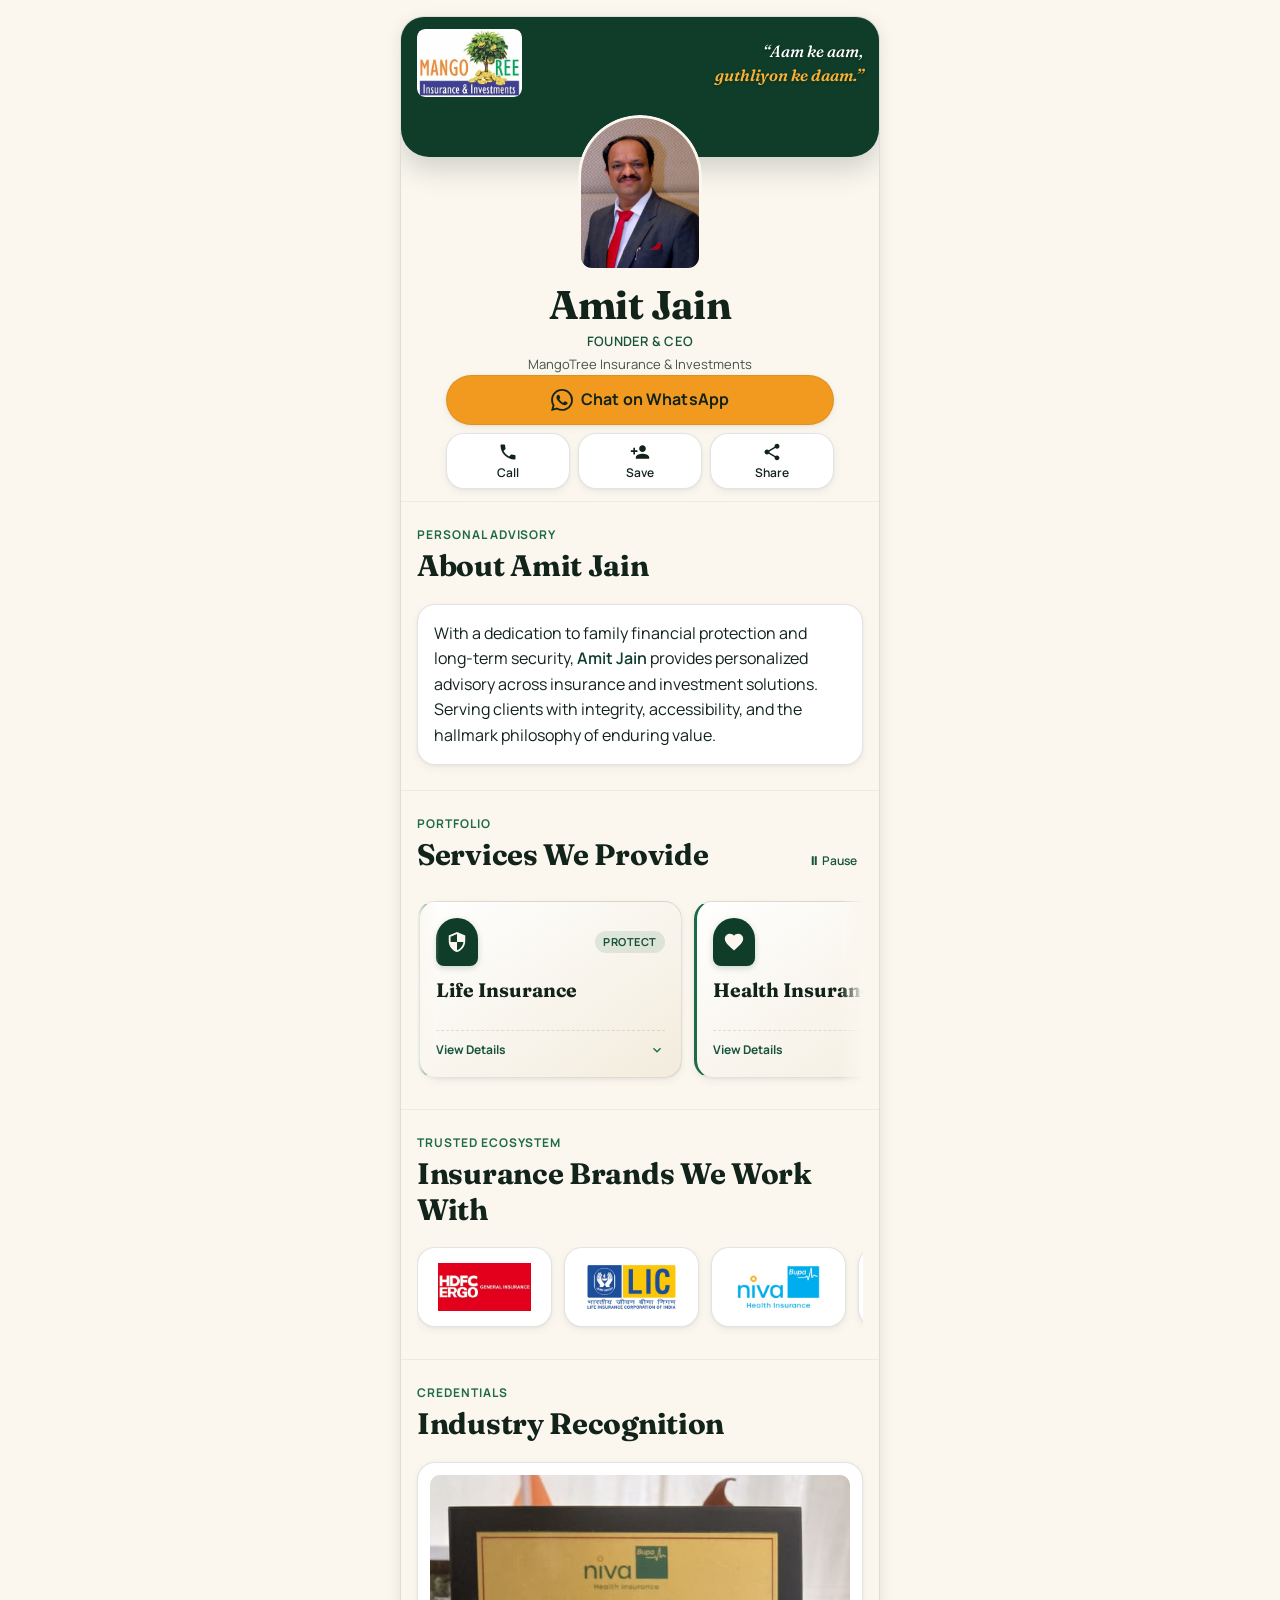
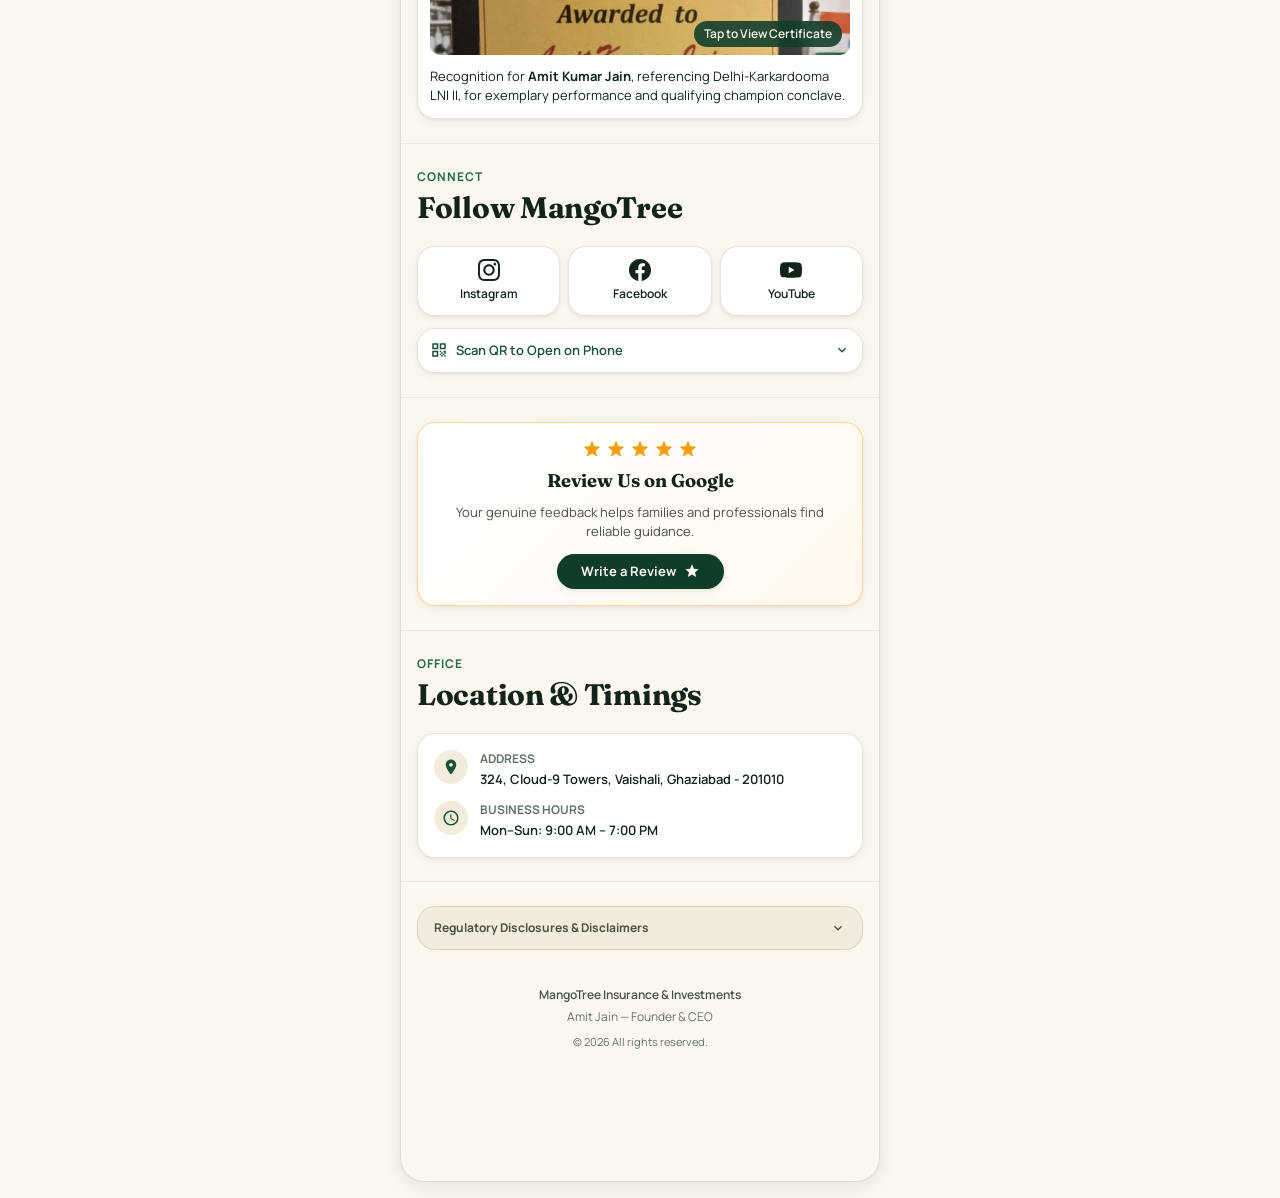
<file: index.html>
<!DOCTYPE html>
<html lang="en-IN">
<head>
  <meta charset="UTF-8">
  <meta name="viewport" content="width=device-width, initial-scale=1, viewport-fit=cover">
  <meta name="theme-color" content="#0F3D2A">
  <meta name="description" content="MangoTree Insurance & Investments — Personalised guidance for Life, Health, Mutual Funds and General Insurance by Amit Jain, Founder & CEO.">
  <link rel="canonical" href="https://sarthakjain359.github.io/mangotree_card/">

  <!-- Open Graph / Social -->
  <meta property="og:type" content="profile">
  <meta property="og:url" content="https://sarthakjain359.github.io/mangotree_card/">
  <meta property="og:title" content="Amit Jain — Founder & CEO | MangoTree Insurance & Investments">
  <meta property="og:description" content="Check out MangoTree Insurance & Investments for personalised insurance and investment guidance.">
  <meta property="og:image" content="https://sarthakjain359.github.io/mangotree_card/assets/img/og-image.jpg?v=2">
  <meta property="og:image:width" content="1200">
  <meta property="og:image:height" content="630">
  <meta property="profile:first_name" content="Amit">
  <meta property="profile:last_name" content="Jain">

  <!-- Twitter -->
  <meta name="twitter:card" content="summary_large_image">
  <meta name="twitter:url" content="https://sarthakjain359.github.io/mangotree_card/">
  <meta name="twitter:title" content="Amit Jain — Founder & CEO | MangoTree Insurance & Investments">
  <meta name="twitter:description" content="Check out MangoTree Insurance & Investments for personalised insurance and investment guidance.">
  <meta name="twitter:image" content="https://sarthakjain359.github.io/mangotree_card/assets/img/og-image.jpg?v=2">

  <title>Amit Jain — Founder & CEO | MangoTree Insurance & Investments</title>

  <!-- Typography Preconnect & Google Fonts -->
  <link rel="preconnect" href="https://fonts.googleapis.com">
  <link rel="preconnect" href="https://fonts.gstatic.com" crossorigin>
  <link href="https://fonts.googleapis.com/css2?family=Fraunces:ital,opsz,wght@0,9..144,500;0,9..144,600;0,9..144,700;1,9..144,500;1,9..144,600&family=Manrope:wght@400;500;600;700&display=swap" rel="stylesheet">
  
  <link rel="preload" as="image" href="./assets/img/portrait-amit-jain.jpeg">
  <!-- Favicons -->
  <link rel="icon" type="image/x-icon" href="./assets/img/favicon.ico">
  <link rel="icon" type="image/png" sizes="32x32" href="./assets/img/favicon-32x32.png">
  <link rel="icon" type="image/png" sizes="16x16" href="./assets/img/favicon-16x16.png">
  <link rel="apple-touch-icon" sizes="180x180" href="./assets/img/apple-touch-icon.png">

  <!-- Modern Cascading Layer Stylesheets -->
  <link rel="stylesheet" href="./css/tokens.css?v=3">
  <link rel="stylesheet" href="./css/base.css?v=3">
  <link rel="stylesheet" href="./css/layout.css?v=3">
  <link rel="stylesheet" href="./css/components.css?v=3">
  <link rel="stylesheet" href="./css/sections.css?v=3">
  <link rel="stylesheet" href="./css/motion.css?v=3">

  <!-- JSON-LD Structured Data -->
  <script type="application/ld+json">
  {
    "@context": "https://schema.org",
    "@type": "Person",
    "name": "Amit Jain",
    "jobTitle": "Founder & CEO",
    "worksFor": {
      "@type": "Organization",
      "name": "MangoTree Insurance & Investments",
      "url": "https://www.mangotreeinsurance.com/"
    },
    "url": "https://sarthakjain359.github.io/mangotree_card/",
    "image": "https://sarthakjain359.github.io/mangotree_card/assets/img/og-image.jpg?v=2",
    "telephone": "+919911502502",
    "address": {
      "@type": "PostalAddress",
      "streetAddress": "324, Cloud-9 Towers, Vaishali",
      "addressLocality": "Ghaziabad",
      "postalCode": "201010",
      "addressCountry": "IN"
    },
    "sameAs": [
      "https://www.instagram.com/mangotreeinsurance",
      "https://www.facebook.com/mangotreeinsurancee",
      "https://youtube.com/@mangotreeinsuranceinvestment?si=_3bppY8iTiJeYnHM"
    ]
  }
  </script>
</head>
<body>

  <!-- Inlined SVG Sprite: Guaranteed 100% reliable rendering across all protocols -->
  <svg xmlns="http://www.w3.org/2000/svg" style="display: none;" aria-hidden="true">
    <symbol id="icon-whatsapp" viewBox="0 0 24 24">
      <path fill="currentColor" d="M17.472 14.382c-.297-.149-1.758-.867-2.03-.967-.273-.099-.471-.148-.67.15-.197.297-.767.966-.94 1.164-.173.199-.347.223-.644.075-.297-.15-1.255-.463-2.39-1.475-.888-.788-1.487-1.761-1.66-2.059-.173-.297-.018-.458.13-.606.134-.133.298-.347.446-.52.149-.174.198-.298.298-.497.099-.198.05-.371-.025-.52-.075-.149-.669-1.612-.916-2.207-.242-.579-.487-.5-.669-.51a12.8 12.8 0 0 0-.57-.01c-.198 0-.52.074-.792.372-.272.297-1.04 1.016-1.04 2.479 0 1.462 1.065 2.875 1.213 3.074.149.198 2.096 3.2 5.077 4.487.709.306 1.262.489 1.694.625.712.227 1.36.195 1.871.118.571-.085 1.758-.719 2.006-1.413.248-.694.248-1.289.173-1.413-.074-.124-.272-.198-.57-.347m-5.421 7.403h-.004a9.87 9.87 0 0 1-5.031-1.378l-.361-.214-3.741.982.998-3.648-.235-.374a9.86 9.86 0 0 1-1.51-5.26c.001-5.45 4.436-9.884 9.888-9.884 2.64 0 5.122 1.03 6.988 2.898a9.825 9.825 0 0 1 2.893 6.994c-.003 5.45-4.437 9.884-9.885 9.884m8.413-18.297A11.815 11.815 0 0 0 12.05 0C5.495 0 .16 5.335.157 11.892c0 2.096.547 4.142 1.588 5.945L.057 24l6.305-1.654a11.882 11.882 0 0 0 5.683 1.448h.005c6.554 0 11.89-5.335 11.893-11.893a11.821 11.821 0 0 0-3.48-8.413z"/>
    </symbol>
    <symbol id="icon-phone" viewBox="0 0 24 24">
      <path fill="currentColor" d="M6.62 10.79a15.053 15.053 0 0 0 6.59 6.59l2.2-2.2c.27-.27.67-.36 1.02-.24 1.12.37 2.33.57 3.57.57.55 0 1 .45 1 1V20c0 .55-.45 1-1 1-9.39 0-17-7.61-17-17 0-.55.45-1 1-1h3.5c.55 0 1 .45 1 1 0 1.25.2 2.45.57 3.57.11.35.03.74-.25 1.02l-2.2 2.2z"/>
    </symbol>
    <symbol id="icon-user-plus" viewBox="0 0 24 24">
      <path fill="currentColor" d="M15 12c2.21 0 4-1.79 4-4s-1.79-4-4-4-4 1.79-4 4 1.79 4 4 4zm-9-2V7H4v3H1v2h3v3h2v-3h3v-2H6zm9 4c-2.67 0-8 1.34-8 4v2h16v-2c0-2.66-5.33-4-8-4z"/>
    </symbol>
    <symbol id="icon-share" viewBox="0 0 24 24">
      <path fill="currentColor" d="M18 16.08c-.76 0-1.44.3-1.96.77L8.91 12.7c.05-.23.09-.46.09-.7s-.04-.47-.09-.7l7.05-4.11c.54.5 1.25.81 2.04.81 1.66 0 3-1.34 3-3s-1.34-3-3-3-3 1.34-3 3c0 .24.04.47.09.7L8.04 9.81C7.5 9.31 6.79 9 6 9c-1.66 0-3 1.34-3 3s1.34 3 3 3c.79 0 1.5-.31 2.04-.81l7.12 4.16c-.05.21-.08.43-.08.65 0 1.61 1.31 2.92 2.92 2.92 1.61 0 2.92-1.31 2.92-2.92s-1.31-2.92-2.92-2.92z"/>
    </symbol>
    <symbol id="icon-copy" viewBox="0 0 24 24">
      <path fill="currentColor" d="M16 1H4c-1.1 0-2 .9-2 2v14h2V3h12V1zm3 4H8c-1.1 0-2 .9-2 2v14c0 1.1.9 2 2 2h11c1.1 0 2-.9 2-2V7c0-1.1-.9-2-2-2zm0 16H8V7h11v14z"/>
    </symbol>
    <symbol id="icon-close" viewBox="0 0 24 24">
      <path fill="currentColor" d="M19 6.41L17.59 5 12 10.59 6.41 5 5 6.41 10.59 12 5 17.59 6.41 19 12 13.41 17.59 19 19 17.59 13.41 12z"/>
    </symbol>
    <symbol id="icon-x" viewBox="0 0 24 24">
      <path fill="currentColor" d="M18.244 2.25h3.308l-7.227 8.26 8.502 11.24H16.17l-5.214-6.817L4.99 21.75H1.68l7.73-8.835L1.254 2.25H8.08l4.713 6.231zm-1.161 17.52h1.833L7.084 4.126H5.117z"/>
    </symbol>
    <symbol id="icon-facebook" viewBox="0 0 24 24">
      <path fill="currentColor" d="M24 12.073c0-6.627-5.373-12-12-12s-12 5.373-12 12c0 5.99 4.388 10.954 10.125 11.854v-8.385H7.078v-3.47h3.047V9.43c0-3.007 1.792-4.669 4.533-4.669 1.312 0 2.686.235 2.686.235v2.953H15.83c-1.491 0-1.956.925-1.956 1.874v2.25h3.328l-.532 3.47h-2.796v8.385C19.612 23.027 24 18.062 24 12.073z"/>
    </symbol>
    <symbol id="icon-linkedin" viewBox="0 0 24 24">
      <path fill="currentColor" d="M19 0h-14c-2.761 0-5 2.239-5 5v14c0 2.761 2.239 5 5 5h14c2.762 0 5-2.239 5-5v-14c0-2.761-2.238-5-5-5zm-11 19h-3v-11h3v11zm-1.5-12.268c-.966 0-1.75-.79-1.75-1.764s.784-1.764 1.75-1.764 1.75.79 1.75 1.764-.783 1.764-1.75 1.764zm13.5 12.268h-3v-5.604c0-3.368-4-3.113-4 0v5.604h-3v-11h3v1.765c1.396-2.586 7-2.777 7 2.476v6.759z"/>
    </symbol>
    <symbol id="icon-instagram" viewBox="0 0 24 24">
      <path fill="currentColor" d="M12 2.163c3.204 0 3.584.012 4.85.07 3.252.148 4.771 1.691 4.919 4.919.058 1.265.069 1.645.069 4.849 0 3.205-.012 3.584-.069 4.849-.149 3.225-1.664 4.771-4.919 4.919-1.266.058-1.644.07-4.85.07-3.204 0-3.584-.012-4.849-.07-3.26-.149-4.771-1.699-4.919-4.92-.058-1.265-.07-1.644-.07-4.849 0-3.204.013-3.583.07-4.849.149-3.227 1.664-4.771 4.919-4.919 1.266-.057 1.645-.069 4.849-.069zm0-2.163c-3.259 0-3.667.014-4.947.072-4.358.2-6.78 2.618-6.98 6.98-.059 1.281-.073 1.689-.073 4.948 0 3.259.014 3.668.072 4.948.2 4.358 2.618 6.78 6.98 6.98 1.281.058 1.689.072 4.948.072 3.259 0 3.668-.014 4.948-.072 4.354-.2 6.782-2.618 6.979-6.98.059-1.28.073-1.689.073-4.948 0-3.259-.014-3.667-.072-4.947-.196-4.354-2.617-6.78-6.979-6.98-1.281-.059-1.69-.073-4.949-.073zm0 5.838c-3.403 0-6.162 2.759-6.162 6.162s2.759 6.163 6.162 6.163 6.162-2.759 6.162-6.163c0-3.403-2.759-6.162-6.162-6.162zm0 10.162c-2.209 0-4-1.79-4-4 0-2.209 1.791-4 4-4s4 1.791 4 4c0 2.21-1.791 4-4 4zm6.406-11.845c-.796 0-1.441.645-1.441 1.44s.645 1.44 1.441 1.44c.795 0 1.439-.645 1.439-1.44s-.644-1.44-1.439-1.44z"/>
    </symbol>
    <symbol id="icon-youtube" viewBox="0 0 24 24">
      <path fill="currentColor" d="M23.498 6.186a3.016 3.016 0 0 0-2.122-2.136C19.505 3.545 12 3.545 12 3.545s-7.505 0-9.377.505A3.017 3.017 0 0 0 .502 6.186C0 8.07 0 12 0 12s0 3.93.502 5.814a3.016 3.016 0 0 0 2.122 2.136c1.871.505 9.376.505 9.376.505s7.505 0 9.377-.505a3.015 3.015 0 0 0 2.122-2.136C24 15.93 24 12 24 12s0-3.93-.502-5.814zM9.545 15.568V8.432L15.818 12l-6.273 3.568z"/>
    </symbol>
    <symbol id="icon-life" viewBox="0 0 24 24">
      <path fill="currentColor" d="M12 1L3 5v6c0 5.55 3.84 10.74 9 12 5.16-1.26 9-6.45 9-12V5l-9-4zm0 10.99h7c-.53 4.12-3.28 7.79-7 8.94V12H5V6.3l7-3.11v8.8z"/>
    </symbol>
    <symbol id="icon-health" viewBox="0 0 24 24">
      <path fill="currentColor" d="M12 21.35l-1.45-1.32C5.4 15.36 2 12.28 2 8.5 2 5.42 4.42 3 7.5 3c1.74 0 3.41.81 4.5 2.09C13.09 3.81 14.76 3 16.5 3 19.58 3 22 5.42 22 8.5c0 3.78-3.4 6.86-8.55 11.54L12 21.35z"/>
    </symbol>
    <symbol id="icon-child" viewBox="0 0 24 24">
      <path fill="currentColor" d="M12 2a5 5 0 1 0 5 5 5 5 0 0 0-5-5zm0 8a3 3 0 1 1 3-3 3 3 0 0 1-3 3zm9 11v-1a7 7 0 0 0-7-7h-4a7 7 0 0 0-7 7v1h2v-1a5 5 0 0 1 5-5h4a5 5 0 0 1 5 5v1z"/>
    </symbol>
    <symbol id="icon-accident" viewBox="0 0 24 24">
      <path fill="currentColor" d="M12 2L1 21h22L12 2zm1 14h-2v-2h2v2zm0-4h-2V8h2v4z"/>
    </symbol>
    <symbol id="icon-retire" viewBox="0 0 24 24">
      <path fill="currentColor" d="M6.76 4.84l-1.8-1.79-1.41 1.41 1.79 1.79 1.42-1.41zM4 10.5H1v2h3v-2zm9-9.95h-2V3.5h2V.55zm7.45 3.91l-1.41-1.41-1.79 1.79 1.41 1.41 1.79-1.79zm-3.28 10.54l1.41 1.41 1.79-1.8-1.41-1.41-1.79 1.8zM20 10.5v2h3v-2h-3zm-8-5c-3.31 0-6 2.69-6 6s2.69 6 6 6 6-2.69 6-6-2.69-6-6-6zm0 10c-2.21 0-4-1.79-4-4s1.79-4 4-4 4 1.79 4 4-1.79 4-4 4zm-1 4h2v2.95h-2V19.5zm-7.45-.91l1.41 1.41 1.8-1.79-1.41-1.41-1.8 1.79z"/>
    </symbol>
    <symbol id="icon-residence" viewBox="0 0 24 24">
      <path fill="currentColor" d="M10 20v-6h4v6h5v-8h3L12 3 2 12h3v8z"/>
    </symbol>
    <symbol id="icon-mutual" viewBox="0 0 24 24">
      <path fill="currentColor" d="M16 6l2.29 2.29-4.88 4.88-4-4L2 16.59 3.41 18l6-6 4 4 6.3-6.29L22 12V6z"/>
    </symbol>
    <symbol id="icon-travel" viewBox="0 0 24 24">
      <path fill="currentColor" d="M21 16v-2l-8-5V3.5c0-.83-.67-1.5-1.5-1.5S10 2.67 10 3.5V9l-8 5v2l8-2.5V19l-2 1.5V22l3.5-1 3.5 1v-1.5L13 19v-5.5l8 2.5z"/>
    </symbol>
    <symbol id="icon-star" viewBox="0 0 24 24">
      <path fill="currentColor" d="M12 17.27L18.18 21l-1.64-7.03L22 9.24l-7.19-.61L12 2 9.19 8.63 2 9.24l5.46 4.73L5.82 21z"/>
    </symbol>
    <symbol id="icon-map-pin" viewBox="0 0 24 24">
      <path fill="currentColor" d="M12 2C8.13 2 5 5.13 5 9c0 5.25 7 13 7 13s7-7.75 7-13c0-3.87-3.13-7-7-7zm0 9.5c-1.38 0-2.5-1.12-2.5-2.5s1.12-2.5 2.5-2.5 2.5 1.12 2.5 2.5-1.12 2.5-2.5 2.5z"/>
    </symbol>
    <symbol id="icon-clock" viewBox="0 0 24 24">
      <path fill="currentColor" d="M11.99 2C6.47 2 2 6.48 2 12s4.47 10 9.99 10C17.52 22 22 17.52 22 12S17.52 2 11.99 2zM12 20c-4.42 0-8-3.58-8-8s3.58-8 8-8 8 3.58 8 8-3.58 8-8 8zm.5-13H11v6l5.25 3.15.75-1.23-4.5-2.67z"/>
    </symbol>
    <symbol id="icon-chevron-down" viewBox="0 0 24 24">
      <path fill="currentColor" d="M7.41 8.59L12 13.17l4.59-4.58L18 10l-6 6-6-6 1.41-1.41z"/>
    </symbol>
    <symbol id="icon-qr" viewBox="0 0 24 24">
      <path fill="currentColor" d="M3 3h8v8H3zm2 2v4h4V5zm8-2h8v8h-8zm2 2v4h4V5zM3 13h8v8H3zm2 2v4h4v-4zm13-2h3v2h-3zm-5 0h2v2h-2zm2 2h2v2h-2zm-2 2h2v2h-2zm4 0h2v2h-2zm2-2h2v2h-2zm0 4h2v2h-2zm-4 0h2v2h-2z"/>
    </symbol>
  </svg>

  <!-- Mobile-first App Shell -->
  <main class="app-shell">

    <!-- 1. Hero Section -->
    <section class="hero-section" aria-label="Amit Jain profile header">
      
      <!-- Canopy Field: Forest Green Protective Header -->
      <div class="canopy-field">
        <header class="canopy-header">
          <a href="./" class="brand-logo-link" aria-label="MangoTree Insurance & Investments Home">
            <img id="brand-logo" class="brand-logo" src="./assets/img/logo-mangotree.png" alt="MangoTree Insurance & Investments Logo">
          </a>
          <!-- Tagline: Hindi in Latin Script beside Logo in the Green Canopy Header -->
          <p id="hero-tagline" class="hero-tagline" lang="hi-Latn">
            <span class="tagline-primary">“Aam ke aam,</span>
            <span class="tagline-accent">guthliyon ke daam.”</span>
          </p>
        </header>
      </div>

      <!-- Canopy Arch: Amit Jain Portrait -->
      <div class="portrait-arch-wrap">
        <div class="portrait-arch">
          <picture>
            <source srcset="./assets/img/portrait-amit-jain.jpeg" type="image/jpeg">
            <img id="portrait-img" class="portrait-img" src="./assets/img/portrait-amit-jain.jpeg" alt="Portrait of Amit Jain" width="124" height="156" fetchpriority="high">
          </picture>
        </div>
      </div>

      <!-- Identity Details -->
      <div class="hero-identity">
        <h1 id="hero-name" class="hero-name">Amit Jain</h1>
        <p id="hero-role" class="hero-role">Founder & CEO</p>
        <p id="hero-company" class="hero-company">MangoTree Insurance & Investments</p>
      </div>

      <!-- Action Cluster: WhatsApp Primary + Call, Save, Share Secondary -->
      <div id="hero-actions" class="hero-actions-container" aria-label="Primary contact actions">
        <a id="cta-whatsapp-hero" class="btn btn-whatsapp" href="https://wa.me/919911502502" target="_blank" rel="noopener noreferrer" aria-label="Chat on WhatsApp with Amit Jain">
          <svg class="btn-icon" aria-hidden="true" width="22" height="22">
            <use href="#icon-whatsapp"></use>
          </svg>
          <span>Chat on WhatsApp</span>
        </a>

        <div class="hero-secondary-grid">
          <a id="cta-call-hero" class="btn btn-secondary" href="tel:+919911502502" aria-label="Call Amit Jain">
            <svg class="btn-icon" aria-hidden="true" width="18" height="18">
              <use href="#icon-phone"></use>
            </svg>
            <span class="btn-label">Call</span>
          </a>

          <button type="button" id="cta-save-hero" class="btn btn-secondary" aria-label="Save contact to phone">
            <svg class="btn-icon" aria-hidden="true" width="18" height="18">
              <use href="#icon-user-plus"></use>
            </svg>
            <span class="btn-label">Save</span>
          </button>

          <button type="button" id="cta-share-hero" class="btn btn-secondary" aria-label="Share digital business card">
            <svg class="btn-icon" aria-hidden="true" width="18" height="18">
              <use href="#icon-share"></use>
            </svg>
            <span class="btn-label">Share</span>
          </button>
        </div>
      </div>
    </section>

    <!-- 2. About Section -->
    <section id="about-section" class="section about-section reveal-on-scroll" aria-labelledby="about-heading">
      <div class="section-header">
        <p class="section-eyebrow">Personal Advisory</p>
        <h2 id="about-heading" class="section-title">About Amit Jain</h2>
      </div>
      <div class="about-card">
        <p class="about-text">
          With a dedication to family financial protection and long-term security, <span class="about-highlight">Amit Jain</span> provides personalized advisory across insurance and investment solutions. Serving clients with integrity, accessibility, and the hallmark philosophy of enduring value.
        </p>
      </div>
    </section>

    <!-- 3. Services Infinite Auto-Scrolling Rail Section -->
    <section id="services-section" class="section services-section reveal-on-scroll" aria-labelledby="services-heading">
      <div class="section-header">
        <p class="section-eyebrow">Portfolio</p>
        <div style="display: flex; align-items: baseline; justify-content: space-between; gap: 8px;">
          <h2 id="services-heading" class="section-title">Services We Provide</h2>
          <button type="button" id="btn-toggle-marquee" class="btn-pause-marquee" aria-label="Pause or resume auto scroll">
            <span id="marquee-status-text">⏸ Pause</span>
          </button>
        </div>
      </div>

      <!-- Marquee Carousel Track with Seamless Dual Loop -->
      <div class="services-marquee-wrap" id="services-marquee-wrap" role="region" aria-label="Auto-scrolling services carousel">
        <div class="services-marquee-track" id="services-track">
          
          <!-- Primary Track Group -->
          <div class="services-group" aria-hidden="false">
            <!-- 1. Life Insurance -->
            <article class="service-tile service-tile-featured">
              <div class="service-top">
                <div class="service-icon-well">
                  <svg class="btn-icon" aria-hidden="true"><use href="#icon-life"></use></svg>
                </div>
                <span class="service-badge badge-protect">Protect</span>
              </div>
              <div>
                <h3 class="service-name">Life Insurance</h3>
                <details class="service-details" name="service-item">
                  <summary>
                    <span>View Details</span>
                    <svg class="btn-icon" aria-hidden="true"><use href="#icon-chevron-down"></use></svg>
                  </summary>
                  <p class="service-blurb">Comprehensive financial security for your family's future through term and whole life plans.</p>
                  <a class="service-inquire-link" href="https://wa.me/919911502502?text=Hi%20Amit%2C%20I%20would%20like%20to%20know%20more%20about%20Life%20Insurance." target="_blank" rel="noopener noreferrer">Inquire on WhatsApp &rarr;</a>
                </details>
              </div>
            </article>

            <!-- 2. Health Insurance -->
            <article class="service-tile service-tile-featured">
              <div class="service-top">
                <div class="service-icon-well">
                  <svg class="btn-icon" aria-hidden="true"><use href="#icon-health"></use></svg>
                </div>
                <span class="service-badge badge-protect">Protect</span>
              </div>
              <div>
                <h3 class="service-name">Health Insurance</h3>
                <details class="service-details" name="service-item">
                  <summary>
                    <span>View Details</span>
                    <svg class="btn-icon" aria-hidden="true"><use href="#icon-chevron-down"></use></svg>
                  </summary>
                  <p class="service-blurb">Cashless medical and hospitalization coverage ensuring quality treatment without financial strain.</p>
                  <a class="service-inquire-link" href="https://wa.me/919911502502?text=Hi%20Amit%2C%20I%20would%20like%20to%20know%20more%20about%20Health%20Insurance." target="_blank" rel="noopener noreferrer">Inquire on WhatsApp &rarr;</a>
                </details>
              </div>
            </article>

            <!-- 3. Children Future -->
            <article class="service-tile service-tile-featured">
              <div class="service-top">
                <div class="service-icon-well">
                  <svg class="btn-icon" aria-hidden="true"><use href="#icon-child"></use></svg>
                </div>
                <span class="service-badge badge-plan">Plan</span>
              </div>
              <div>
                <h3 class="service-name">Children Future</h3>
                <details class="service-details" name="service-item">
                  <summary>
                    <span>View Details</span>
                    <svg class="btn-icon" aria-hidden="true"><use href="#icon-chevron-down"></use></svg>
                  </summary>
                  <p class="service-blurb">Secure funding for your child's higher education and career milestones.</p>
                  <a class="service-inquire-link" href="https://wa.me/919911502502?text=Hi%20Amit%2C%20I%20would%20like%20to%20know%20more%20about%20Children%20Future%20Planning." target="_blank" rel="noopener noreferrer">Inquire on WhatsApp &rarr;</a>
                </details>
              </div>
            </article>

            <!-- 4. Accident Insurance -->
            <article class="service-tile service-tile-featured">
              <div class="service-top">
                <div class="service-icon-well">
                  <svg class="btn-icon" aria-hidden="true"><use href="#icon-accident"></use></svg>
                </div>
                <span class="service-badge badge-protect">Protect</span>
              </div>
              <div>
                <h3 class="service-name">Accident Insurance</h3>
                <details class="service-details" name="service-item">
                  <summary>
                    <span>View Details</span>
                    <svg class="btn-icon" aria-hidden="true"><use href="#icon-chevron-down"></use></svg>
                  </summary>
                  <p class="service-blurb">Comprehensive coverage and income protection against unexpected accidents.</p>
                  <a class="service-inquire-link" href="https://wa.me/919911502502?text=Hi%20Amit%2C%20I%20would%20like%20to%20know%20more%20about%20Accident%20Insurance." target="_blank" rel="noopener noreferrer">Inquire on WhatsApp &rarr;</a>
                </details>
              </div>
            </article>

            <!-- 5. Retirement Insurance -->
            <article class="service-tile service-tile-featured">
              <div class="service-top">
                <div class="service-icon-well">
                  <svg class="btn-icon" aria-hidden="true"><use href="#icon-retire"></use></svg>
                </div>
                <span class="service-badge badge-plan">Plan</span>
              </div>
              <div>
                <h3 class="service-name">Retirement Insurance</h3>
                <details class="service-details" name="service-item">
                  <summary>
                    <span>View Details</span>
                    <svg class="btn-icon" aria-hidden="true"><use href="#icon-chevron-down"></use></svg>
                  </summary>
                  <p class="service-blurb">Guaranteed pension and annuity solutions for an independent lifestyle.</p>
                  <a class="service-inquire-link" href="https://wa.me/919911502502?text=Hi%20Amit%2C%20I%20would%20like%20to%20know%20more%20about%20Retirement%20Planning." target="_blank" rel="noopener noreferrer">Inquire on WhatsApp &rarr;</a>
                </details>
              </div>
            </article>

            <!-- 6. Residential Insurance -->
            <article class="service-tile service-tile-featured">
              <div class="service-top">
                <div class="service-icon-well">
                  <svg class="btn-icon" aria-hidden="true"><use href="#icon-residence"></use></svg>
                </div>
                <span class="service-badge badge-protect">Protect</span>
              </div>
              <div>
                <h3 class="service-name">Residential Insurance</h3>
                <details class="service-details" name="service-item">
                  <summary>
                    <span>View Details</span>
                    <svg class="btn-icon" aria-hidden="true"><use href="#icon-chevron-down"></use></svg>
                  </summary>
                  <p class="service-blurb">Protection against fire, natural hazards, and theft for home and contents.</p>
                  <a class="service-inquire-link" href="https://wa.me/919911502502?text=Hi%20Amit%2C%20I%20would%20like%20to%20know%20more%20about%20Residential%20Insurance." target="_blank" rel="noopener noreferrer">Inquire on WhatsApp &rarr;</a>
                </details>
              </div>
            </article>

            <!-- 7. Mutual Funds -->
            <article class="service-tile service-tile-featured">
              <div class="service-top">
                <div class="service-icon-well">
                  <svg class="btn-icon" aria-hidden="true"><use href="#icon-mutual"></use></svg>
                </div>
                <span class="service-badge badge-grow">Grow</span>
              </div>
              <div>
                <h3 class="service-name">Mutual Funds</h3>
                <details class="service-details" name="service-item">
                  <summary>
                    <span>View Details</span>
                    <svg class="btn-icon" aria-hidden="true"><use href="#icon-chevron-down"></use></svg>
                  </summary>
                  <p class="service-blurb">Disciplined long-term wealth creation through tailored Systematic Investment Plans (SIPs).</p>
                  <a class="service-inquire-link" href="https://wa.me/919911502502?text=Hi%20Amit%2C%20I%20would%20like%20to%20know%20more%20about%20Mutual%20Funds." target="_blank" rel="noopener noreferrer">Inquire on WhatsApp &rarr;</a>
                </details>
              </div>
            </article>

            <!-- 8. Travel Insurance -->
            <article class="service-tile service-tile-featured">
              <div class="service-top">
                <div class="service-icon-well">
                  <svg class="btn-icon" aria-hidden="true"><use href="#icon-travel"></use></svg>
                </div>
                <span class="service-badge badge-protect">Protect</span>
              </div>
              <div>
                <h3 class="service-name">Travel Insurance</h3>
                <details class="service-details" name="service-item">
                  <summary>
                    <span>View Details</span>
                    <svg class="btn-icon" aria-hidden="true"><use href="#icon-chevron-down"></use></svg>
                  </summary>
                  <p class="service-blurb">International and domestic trip cover for medical emergencies and cancellations.</p>
                  <a class="service-inquire-link" href="https://wa.me/919911502502?text=Hi%20Amit%2C%20I%20would%20like%20to%20know%20more%20about%20Travel%20Insurance." target="_blank" rel="noopener noreferrer">Inquire on WhatsApp &rarr;</a>
                </details>
              </div>
            </article>
          </div>

          <!-- Duplicate Group for Seamless Gapless Loop -->
          <div class="services-group" aria-hidden="true">
            <article class="service-tile service-tile-featured">
              <div class="service-top">
                <div class="service-icon-well">
                  <svg class="btn-icon" aria-hidden="true"><use href="#icon-life"></use></svg>
                </div>
                <span class="service-badge badge-protect">Protect</span>
              </div>
              <div>
                <h3 class="service-name">Life Insurance</h3>
                <details class="service-details" name="service-item">
                  <summary tabindex="-1">
                    <span>View Details</span>
                    <svg class="btn-icon" aria-hidden="true"><use href="#icon-chevron-down"></use></svg>
                  </summary>
                  <p class="service-blurb">Comprehensive financial security for your family's future through term and whole life plans.</p>
                  <a class="service-inquire-link" tabindex="-1" href="https://wa.me/919911502502?text=Hi%20Amit%2C%20I%20would%20like%20to%20know%20more%20about%20Life%20Insurance." target="_blank" rel="noopener noreferrer">Inquire on WhatsApp &rarr;</a>
                </details>
              </div>
            </article>

            <article class="service-tile service-tile-featured">
              <div class="service-top">
                <div class="service-icon-well">
                  <svg class="btn-icon" aria-hidden="true"><use href="#icon-health"></use></svg>
                </div>
                <span class="service-badge badge-protect">Protect</span>
              </div>
              <div>
                <h3 class="service-name">Health Insurance</h3>
                <details class="service-details" name="service-item">
                  <summary tabindex="-1">
                    <span>View Details</span>
                    <svg class="btn-icon" aria-hidden="true"><use href="#icon-chevron-down"></use></svg>
                  </summary>
                  <p class="service-blurb">Cashless medical and hospitalization coverage ensuring quality treatment without financial strain.</p>
                  <a class="service-inquire-link" tabindex="-1" href="https://wa.me/919911502502?text=Hi%20Amit%2C%20I%20would%20like%20to%20know%20more%20about%20Health%20Insurance." target="_blank" rel="noopener noreferrer">Inquire on WhatsApp &rarr;</a>
                </details>
              </div>
            </article>

            <article class="service-tile service-tile-featured">
              <div class="service-top">
                <div class="service-icon-well">
                  <svg class="btn-icon" aria-hidden="true"><use href="#icon-child"></use></svg>
                </div>
                <span class="service-badge badge-plan">Plan</span>
              </div>
              <div>
                <h3 class="service-name">Children Future</h3>
                <details class="service-details" name="service-item">
                  <summary tabindex="-1">
                    <span>View Details</span>
                    <svg class="btn-icon" aria-hidden="true"><use href="#icon-chevron-down"></use></svg>
                  </summary>
                  <p class="service-blurb">Secure funding for your child's higher education and career milestones.</p>
                  <a class="service-inquire-link" tabindex="-1" href="https://wa.me/919911502502?text=Hi%20Amit%2C%20I%20would%20like%20to%20know%20more%20about%20Children%20Future%20Planning." target="_blank" rel="noopener noreferrer">Inquire on WhatsApp &rarr;</a>
                </details>
              </div>
            </article>

            <article class="service-tile service-tile-featured">
              <div class="service-top">
                <div class="service-icon-well">
                  <svg class="btn-icon" aria-hidden="true"><use href="#icon-accident"></use></svg>
                </div>
                <span class="service-badge badge-protect">Protect</span>
              </div>
              <div>
                <h3 class="service-name">Accident Insurance</h3>
                <details class="service-details" name="service-item">
                  <summary tabindex="-1">
                    <span>View Details</span>
                    <svg class="btn-icon" aria-hidden="true"><use href="#icon-chevron-down"></use></svg>
                  </summary>
                  <p class="service-blurb">Comprehensive coverage and income protection against unexpected accidents.</p>
                  <a class="service-inquire-link" tabindex="-1" href="https://wa.me/919911502502?text=Hi%20Amit%2C%20I%20would%20like%20to%20know%20more%20about%20Accident%20Insurance." target="_blank" rel="noopener noreferrer">Inquire on WhatsApp &rarr;</a>
                </details>
              </div>
            </article>

            <article class="service-tile service-tile-featured">
              <div class="service-top">
                <div class="service-icon-well">
                  <svg class="btn-icon" aria-hidden="true"><use href="#icon-retire"></use></svg>
                </div>
                <span class="service-badge badge-plan">Plan</span>
              </div>
              <div>
                <h3 class="service-name">Retirement Insurance</h3>
                <details class="service-details" name="service-item">
                  <summary tabindex="-1">
                    <span>View Details</span>
                    <svg class="btn-icon" aria-hidden="true"><use href="#icon-chevron-down"></use></svg>
                  </summary>
                  <p class="service-blurb">Guaranteed pension and annuity solutions for an independent lifestyle.</p>
                  <a class="service-inquire-link" tabindex="-1" href="https://wa.me/919911502502?text=Hi%20Amit%2C%20I%20would%20like%20to%20know%20more%20about%20Retirement%20Planning." target="_blank" rel="noopener noreferrer">Inquire on WhatsApp &rarr;</a>
                </details>
              </div>
            </article>

            <article class="service-tile service-tile-featured">
              <div class="service-top">
                <div class="service-icon-well">
                  <svg class="btn-icon" aria-hidden="true"><use href="#icon-residence"></use></svg>
                </div>
                <span class="service-badge badge-protect">Protect</span>
              </div>
              <div>
                <h3 class="service-name">Residential Insurance</h3>
                <details class="service-details" name="service-item">
                  <summary tabindex="-1">
                    <span>View Details</span>
                    <svg class="btn-icon" aria-hidden="true"><use href="#icon-chevron-down"></use></svg>
                  </summary>
                  <p class="service-blurb">Protection against fire, natural hazards, and theft for home and contents.</p>
                  <a class="service-inquire-link" tabindex="-1" href="https://wa.me/919911502502?text=Hi%20Amit%2C%20I%20would%20like%20to%20know%20more%20about%20Residential%20Insurance." target="_blank" rel="noopener noreferrer">Inquire on WhatsApp &rarr;</a>
                </details>
              </div>
            </article>

            <article class="service-tile service-tile-featured">
              <div class="service-top">
                <div class="service-icon-well">
                  <svg class="btn-icon" aria-hidden="true"><use href="#icon-mutual"></use></svg>
                </div>
                <span class="service-badge badge-grow">Grow</span>
              </div>
              <div>
                <h3 class="service-name">Mutual Funds</h3>
                <details class="service-details" name="service-item">
                  <summary tabindex="-1">
                    <span>View Details</span>
                    <svg class="btn-icon" aria-hidden="true"><use href="#icon-chevron-down"></use></svg>
                  </summary>
                  <p class="service-blurb">Disciplined long-term wealth creation through tailored Systematic Investment Plans (SIPs).</p>
                  <a class="service-inquire-link" tabindex="-1" href="https://wa.me/919911502502?text=Hi%20Amit%2C%20I%20would%20like%20to%20know%20more%20about%20Mutual%20Funds." target="_blank" rel="noopener noreferrer">Inquire on WhatsApp &rarr;</a>
                </details>
              </div>
            </article>

            <article class="service-tile service-tile-featured">
              <div class="service-top">
                <div class="service-icon-well">
                  <svg class="btn-icon" aria-hidden="true"><use href="#icon-travel"></use></svg>
                </div>
                <span class="service-badge badge-protect">Protect</span>
              </div>
              <div>
                <h3 class="service-name">Travel Insurance</h3>
                <details class="service-details" name="service-item">
                  <summary tabindex="-1">
                    <span>View Details</span>
                    <svg class="btn-icon" aria-hidden="true"><use href="#icon-chevron-down"></use></svg>
                  </summary>
                  <p class="service-blurb">International and domestic trip cover for medical emergencies and cancellations.</p>
                  <a class="service-inquire-link" tabindex="-1" href="https://wa.me/919911502502?text=Hi%20Amit%2C%20I%20would%20like%20to%20know%20more%20about%20Travel%20Insurance." target="_blank" rel="noopener noreferrer">Inquire on WhatsApp &rarr;</a>
                </details>
              </div>
            </article>
          </div>

        </div>
      </div>
    </section>

    <!-- 4. Insurance Ecosystem Rail -->
    <section id="partners-section" class="section partners-section reveal-on-scroll" aria-labelledby="partners-heading">
      <div class="section-header">
        <p class="section-eyebrow">Trusted Ecosystem</p>
        <h2 id="partners-heading" class="section-title">Insurance Brands We Work With</h2>
      </div>

      <div class="partners-rail" role="region" aria-label="Insurance partners carousel">
        <div class="partner-card">
          <img class="partner-logo" src="./assets/img/partner-hdfc-ergo.jpeg" alt="HDFC ERGO General Insurance" width="512" height="264" loading="lazy">
        </div>
        <div class="partner-card">
          <img class="partner-logo" src="./assets/img/partner-lic.jpeg" alt="Life Insurance Corporation of India (LIC)" width="512" height="264" loading="lazy">
        </div>
        <div class="partner-card">
          <img class="partner-logo" src="./assets/img/partner-niva-bupa.jpeg" alt="Niva Bupa Health Insurance" width="512" height="264" loading="lazy">
        </div>
        <div class="partner-card">
          <img class="partner-logo" src="./assets/img/partner-star-health.jpeg" alt="STAR Health and Allied Insurance" width="512" height="264" loading="lazy">
        </div>
      </div>
    </section>

    <!-- 5. Recognition & Credentials Section -->
    <section id="recognition-section" class="section recognition-section reveal-on-scroll" aria-labelledby="recognition-heading">
      <div class="section-header">
        <p class="section-eyebrow">Credentials</p>
        <h2 id="recognition-heading" class="section-title">Industry Recognition</h2>
      </div>

      <div id="recognition-card" class="recognition-card" role="button" tabindex="0" aria-label="View award recognition certificate in full detail">
        <div class="recognition-thumb-wrap">
          <img class="recognition-thumb" src="./assets/img/award-recognition.png" alt="Recognition Certificate for Amit Kumar Jain" width="585" height="1040" loading="lazy">
          <span class="recognition-badge">Tap to View Certificate</span>
        </div>
        <p class="recognition-caption">
          Recognition for <strong>Amit Kumar Jain</strong>, referencing Delhi-Karkardooma LNI II, for exemplary performance and qualifying champion conclave.
        </p>
      </div>
    </section>

    <!-- 6. Connect & Social Profiles (Strict Separation from Share System) -->
    <section id="connect-section" class="section connect-section reveal-on-scroll" aria-labelledby="connect-heading">
      <div class="section-header">
        <p class="section-eyebrow">Connect</p>
        <h2 id="connect-heading" class="section-title">Follow MangoTree</h2>
      </div>

      <div class="connect-grid">
        <!-- Social Follow Buttons: Opens MangoTree's OWN profiles -->
        <div class="social-follow-row">
          <a class="btn-social-follow btn-social-instagram" href="https://www.instagram.com/mangotreeinsurance" target="_blank" rel="noopener noreferrer" aria-label="Follow MangoTree on Instagram">
            <svg class="btn-icon" aria-hidden="true"><use href="#icon-instagram"></use></svg>
            <span>Instagram</span>
          </a>

          <a class="btn-social-follow btn-social-facebook" href="https://www.facebook.com/mangotreeinsurancee" target="_blank" rel="noopener noreferrer" aria-label="Follow MangoTree on Facebook">
            <svg class="btn-icon" aria-hidden="true"><use href="#icon-facebook"></use></svg>
            <span>Facebook</span>
          </a>

          <a class="btn-social-follow btn-social-youtube" href="https://youtube.com/@mangotreeinsuranceinvestment?si=_3bppY8iTiJeYnHM" target="_blank" rel="noopener noreferrer" aria-label="Subscribe to MangoTree on YouTube">
            <svg class="btn-icon" aria-hidden="true"><use href="#icon-youtube"></use></svg>
            <span>YouTube</span>
          </a>
        </div>

        <!-- QR Code Panel: Expandable on Mobile -->
        <div class="qr-panel">
          <details class="qr-disclosure">
            <summary>
              <span style="display: flex; align-items: center; gap: 8px;">
                <svg class="btn-icon" style="width: 18px; height: 18px;" aria-hidden="true"><use href="#icon-qr"></use></svg>
                <span>Scan QR to Open on Phone</span>
              </span>
              <svg class="btn-icon" style="width: 16px; height: 16px;" aria-hidden="true"><use href="#icon-chevron-down"></use></svg>
            </summary>
            <div class="qr-body">
              <img class="qr-image" src="./assets/img/qr-mangotree.png" alt="MangoTree Digital Card QR Code" width="240" height="240" loading="lazy">
              <p class="qr-caption">Scan with any smartphone camera to view and save this digital card.</p>
            </div>
          </details>
        </div>
      </div>
    </section>

    <!-- 7. Google Review Card -->
    <section id="review-section" class="section review-section-wrap reveal-on-scroll" aria-label="Customer review card">
      <div class="review-card">
        <div class="review-stars" role="img" aria-label="5 stars rating">
          <svg class="btn-icon" aria-hidden="true"><use href="#icon-star"></use></svg>
          <svg class="btn-icon" aria-hidden="true"><use href="#icon-star"></use></svg>
          <svg class="btn-icon" aria-hidden="true"><use href="#icon-star"></use></svg>
          <svg class="btn-icon" aria-hidden="true"><use href="#icon-star"></use></svg>
          <svg class="btn-icon" aria-hidden="true"><use href="#icon-star"></use></svg>
        </div>
        <h2 class="review-headline">Review Us on Google</h2>
        <p class="review-subtext">Your genuine feedback helps families and professionals find reliable guidance.</p>
        <a class="btn-review-action" href="https://g.page/r/CfZoMek3yZ3lEBM/review" target="_blank" rel="noopener noreferrer" aria-label="Write a review for MangoTree on Google">
          <span>Write a Review</span>
          <svg class="btn-icon" style="width: 16px; height: 16px;" aria-hidden="true"><use href="#icon-star"></use></svg>
        </a>
      </div>
    </section>

    <!-- 8. Location & Hours -->
    <section id="location-section" class="section location-section reveal-on-scroll" aria-labelledby="location-heading">
      <div class="section-header">
        <p class="section-eyebrow">Office</p>
        <h2 id="location-heading" class="section-title">Location & Timings</h2>
      </div>

      <div class="location-card">
        <div class="location-item">
          <div class="location-icon-wrap">
            <svg class="btn-icon" style="width: 18px; height: 18px;" aria-hidden="true"><use href="#icon-map-pin"></use></svg>
          </div>
          <div class="location-info">
            <span class="location-label">Address</span>
            <span class="location-value">324, Cloud-9 Towers, Vaishali, Ghaziabad - 201010</span>
            <!-- TODO(approval): Google Maps URL. "Get Directions" button will be enabled once Maps link is approved. -->
          </div>
        </div>

        <div class="location-item">
          <div class="location-icon-wrap">
            <svg class="btn-icon" style="width: 18px; height: 18px;" aria-hidden="true"><use href="#icon-clock"></use></svg>
          </div>
          <div class="location-info">
            <span class="location-label">Business Hours</span>
            <span class="location-value">Mon–Sun: 9:00 AM – 7:00 PM</span>
          </div>
        </div>
      </div>
    </section>

    <!-- 9. Disclaimer & Minimal Footer -->
    <section class="section disclaimer-section reveal-on-scroll" aria-label="Legal disclosure and disclaimer">
      <div class="disclaimer-card">
        <details class="disclaimer-details">
          <summary>
            <span>Regulatory Disclosures & Disclaimers</span>
            <svg class="btn-icon" style="width: 16px; height: 16px;" aria-hidden="true"><use href="#icon-chevron-down"></use></svg>
          </summary>
          <p class="disclaimer-text">
            MangoTree Insurance & Investments is an independent advisory. Insurance is the subject matter of solicitation. Mutual Fund investments are subject to market risks; please read all scheme-related documents carefully before investing. Partner brand logos and registered trademarks belong strictly to their respective companies and do not imply exclusive partnership or underwriting ownership.
          </p>
        </details>
      </div>

      <footer class="site-footer">
        <span class="footer-brand">MangoTree Insurance & Investments</span>
        <span>Amit Jain — Founder & CEO</span>
        <span style="font-size: 0.6875rem; color: var(--ink-muted); margin-top: 4px;">&copy; 2026 All rights reserved.</span>
      </footer>
    </section>

  </main>

  <!-- Sticky Mobile Action Bar (Appears conditionally on scroll) -->
  <nav id="mobile-action-bar" class="mobile-action-bar" aria-label="Quick contact actions" aria-hidden="true" inert>
    <div class="mobile-action-bar-inner">
      <a id="cta-whatsapp-bar" class="bar-btn bar-btn-whatsapp" href="https://wa.me/919911502502" target="_blank" rel="noopener noreferrer" aria-label="Chat on WhatsApp">
        <svg class="btn-icon" aria-hidden="true" width="18" height="18">
          <use href="#icon-whatsapp"></use>
        </svg>
        <span>WhatsApp</span>
      </a>

      <a id="cta-call-bar" class="bar-btn" href="tel:+919911502502" aria-label="Call Amit Jain">
        <svg class="btn-icon" aria-hidden="true" width="18" height="18">
          <use href="#icon-phone"></use>
        </svg>
        <span>Call</span>
      </a>

      <button type="button" id="cta-save-bar" class="bar-btn" aria-label="Save contact to phone">
        <svg class="btn-icon" aria-hidden="true" width="18" height="18">
          <use href="#icon-user-plus"></use>
        </svg>
        <span>Save</span>
      </button>

      <button type="button" id="cta-share-bar" class="bar-btn" aria-label="Share digital business card">
        <svg class="btn-icon" aria-hidden="true" width="18" height="18">
          <use href="#icon-share"></use>
        </svg>
        <span>Share</span>
      </button>
    </div>
  </nav>

  <!-- Custom Accessible Share Modal Dialog -->
  <dialog id="share-dialog" aria-labelledby="share-dialog-title">
    <div class="dialog-sheet">
      <header class="dialog-header">
        <h2 id="share-dialog-title" class="dialog-title">Share Digital Card</h2>
        <button type="button" class="dialog-close-btn" data-close-dialog aria-label="Close dialog">
          <svg class="btn-icon" aria-hidden="true"><use href="#icon-close"></use></svg>
        </button>
      </header>

      <div class="dialog-body">
        <p style="margin: 0; font-size: var(--fs-small); color: var(--ink-2);">
          Share Amit Jain's smart digital business card with your contacts:
        </p>

        <!-- Platform Targets: Sharing digital card URL to visitor's own network -->
        <div class="share-grid">
          <a id="share-whatsapp" class="share-item share-item-whatsapp" href="#" target="_blank" rel="noopener noreferrer" aria-label="Share via WhatsApp">
            <span class="share-icon-wrap">
              <svg class="btn-icon" aria-hidden="true"><use href="#icon-whatsapp"></use></svg>
            </span>
            <span>WhatsApp</span>
          </a>

          <a id="share-x" class="share-item share-item-x" href="#" target="_blank" rel="noopener noreferrer" aria-label="Share on X">
            <span class="share-icon-wrap">
              <svg class="btn-icon" aria-hidden="true"><use href="#icon-x"></use></svg>
            </span>
            <span>X (Twitter)</span>
          </a>

          <a id="share-facebook" class="share-item share-item-facebook" href="#" target="_blank" rel="noopener noreferrer" aria-label="Share on Facebook">
            <span class="share-icon-wrap">
              <svg class="btn-icon" aria-hidden="true"><use href="#icon-facebook"></use></svg>
            </span>
            <span>Facebook</span>
          </a>

          <a id="share-linkedin" class="share-item share-item-linkedin" href="#" target="_blank" rel="noopener noreferrer" aria-label="Share on LinkedIn">
            <span class="share-icon-wrap">
              <svg class="btn-icon" aria-hidden="true"><use href="#icon-linkedin"></use></svg>
            </span>
            <span>LinkedIn</span>
          </a>
        </div>

        <!-- Copy Direct Link Bar -->
        <div class="copy-link-box">
          <input type="text" id="share-url-input" class="copy-link-input" readonly value="" aria-label="Card Link URL">
          <button type="button" id="btn-copy-link" class="btn-copy-action">
            <svg class="btn-icon" style="width: 14px; height: 14px;" aria-hidden="true"><use href="#icon-copy"></use></svg>
            <span>Copy</span>
          </button>
        </div>
      </div>
    </div>
  </dialog>

  <!-- Award Lightbox Modal Dialog -->
  <dialog id="lightbox-dialog" aria-labelledby="lightbox-caption-text">
    <div class="lightbox-content">
      <div class="lightbox-header">
        <button type="button" class="lightbox-close-btn" data-close-dialog aria-label="Close certificate lightbox">
          <svg class="btn-icon" style="width: 20px; height: 20px;" aria-hidden="true"><use href="#icon-close"></use></svg>
        </button>
      </div>
      <div class="lightbox-img-wrap">
        <img class="lightbox-img" src="./assets/img/award-recognition.png" alt="Recognition certificate for Amit Kumar Jain referencing Delhi-Karkardooma LNI II" width="585" height="1040">
      </div>
      <p id="lightbox-caption-text" class="lightbox-caption">
        Recognition for Amit Kumar Jain, referencing Delhi-Karkardooma LNI II, for exemplary performance and qualifying champion conclave.
      </p>
    </div>
  </dialog>

  <!-- ARIA Live Toast Notification Region -->
  <div id="toast-region" class="toast-region" role="status" aria-live="polite" aria-atomic="true"></div>

  <!-- Standard ES Module Entry -->
  <script type="module" src="./js/main.js?v=3"></script>

  <!-- Desktop file:// Protocol Fallback (Guarantees zero CORS failures when double-clicking index.html) -->
  <script>
    if (window.location.protocol === 'file:') {
      (function() {
        const CONFIG = {
          name: "Amit Jain",
          company: "MangoTree Insurance & Investments",
          title: "Founder & CEO",
          phoneE164: "+919911502502",
          email: "mangotreeinsurance@gmail.com",
          website: "https://www.mangotreeinsurance.com/",
          address: "324, Cloud-9 Towers, Vaishali;Ghaziabad;;201010;India",
          tagline: "Aam ke aam, guthliyon ke daam.",
          shareText: "Check out MangoTree Insurance & Investments for personalised insurance and investment guidance."
        };

        function showToast(msg, type) {
          const region = document.getElementById('toast-region');
          if (!region) return;
          region.innerHTML = '<div class="toast-card toast-enter toast-' + (type || 'info') + '"><span>' + msg + '</span></div>';
          setTimeout(() => { region.innerHTML = ''; }, 3200);
        }

        // vCard download handler
        function downloadVCard() {
          try {
            const vcard = "BEGIN:VCARD\r\nVERSION:3.0\r\nN:Jain;Amit;;;\r\nFN:" + CONFIG.name + "\r\nORG:" + CONFIG.company + "\r\nTITLE:" + CONFIG.title + "\r\nTEL;TYPE=WORK,VOICE:" + CONFIG.phoneE164 + "\r\nEMAIL;TYPE=WORK:" + CONFIG.email + "\r\nURL:" + CONFIG.website + "\r\nADR;TYPE=WORK:;;" + CONFIG.address + "\r\nNOTE:" + CONFIG.tagline + "\r\nEND:VCARD\r\n";
            const blob = new Blob([vcard], { type: 'text/vcard;charset=utf-8' });
            const url = URL.createObjectURL(blob);
            const a = document.createElement('a');
            a.href = url;
            a.download = "Amit_Jain.vcf";
            a.click();
            setTimeout(() => URL.revokeObjectURL(url), 12000);
            showToast('Contact card downloaded! Open to save.', 'success');
          } catch (e) {
            const a = document.createElement('a');
            a.href = './assets/amit-jain.vcf';
            a.download = "Amit_Jain.vcf";
            a.click();
            showToast('Downloading contact card...', 'info');
          }
        }

        // Dialogs setup (Share & Lightbox)
        const shareDialog = document.getElementById('share-dialog');
        const lightboxDialog = document.getElementById('lightbox-dialog');
        const shareUrl = window.location.href;
        const linkInput = document.getElementById('share-url-input');
        if (linkInput) linkInput.value = shareUrl;

        // Share endpoints
        const shareWhatsapp = document.getElementById('share-whatsapp');
        const shareX = document.getElementById('share-x');
        const shareFb = document.getElementById('share-facebook');
        const shareLi = document.getElementById('share-linkedin');
        if (shareWhatsapp) shareWhatsapp.href = "https://wa.me/?text=" + encodeURIComponent(CONFIG.shareText + " " + shareUrl);
        if (shareX) shareX.href = "https://x.com/intent/post?text=" + encodeURIComponent(CONFIG.shareText) + "&url=" + encodeURIComponent(shareUrl);
        if (shareFb) shareFb.href = "https://www.facebook.com/sharer/sharer.php?u=" + encodeURIComponent(shareUrl);
        if (shareLi) shareLi.href = "https://www.linkedin.com/sharing/share-offsite/?url=" + encodeURIComponent(shareUrl);

        function triggerShare() {
          const isMobile = /Android|iPhone|iPad|iPod/i.test(navigator.userAgent);
          if (isMobile && navigator.share && navigator.canShare && navigator.canShare({ url: shareUrl })) {
            navigator.share({ title: CONFIG.name, text: CONFIG.shareText, url: shareUrl }).catch(() => {});
          } else if (shareDialog) {
            shareDialog.showModal();
            document.body.classList.add('dialog-open');
          }
        }

        // Recognition Lightbox trigger
        const recCard = document.getElementById('recognition-card');
        if (recCard && lightboxDialog) {
          recCard.onclick = () => {
            lightboxDialog.showModal();
            document.body.classList.add('dialog-open');
          };
        }

        // Generic dialog dismiss listeners
        [shareDialog, lightboxDialog].forEach(diag => {
          if (!diag) return;
          diag.addEventListener('click', (e) => {
            const rect = diag.getBoundingClientRect();
            if (e.clientX < rect.left || e.clientX > rect.right || e.clientY < rect.top || e.clientY > rect.bottom) {
              diag.close();
              document.body.classList.remove('dialog-open');
            }
          });
          const closeBtns = diag.querySelectorAll('[data-close-dialog]');
          closeBtns.forEach(btn => {
            btn.onclick = () => { diag.close(); document.body.classList.remove('dialog-open'); };
          });
          diag.addEventListener('cancel', () => {
            document.body.classList.remove('dialog-open');
          });
        });

        // Wire Action Buttons
        ['cta-save-hero', 'cta-save-bar'].forEach(id => {
          const btn = document.getElementById(id);
          if (btn) btn.onclick = downloadVCard;
        });

        ['cta-share-hero', 'cta-share-bar'].forEach(id => {
          const btn = document.getElementById(id);
          if (btn) btn.onclick = triggerShare;
        });

        const copyBtn = document.getElementById('btn-copy-link');
        if (copyBtn) {
          copyBtn.onclick = () => {
            navigator.clipboard.writeText(shareUrl).then(() => {
              showToast('Card link copied to clipboard!', 'success');
            }).catch(() => {
              showToast('Link copied!', 'success');
            });
          };
        }

        // Marquee pause/play toggle button
        const track = document.getElementById('services-track');
        const toggleBtn = document.getElementById('btn-toggle-marquee');
        const statusText = document.getElementById('marquee-status-text');
        if (track && toggleBtn && statusText) {
          toggleBtn.onclick = () => {
            const isPaused = track.classList.toggle('is-paused');
            statusText.textContent = isPaused ? '▶ Resume' : '⏸ Pause';
          };
        }

        // Exclusive service cards accordion (only one open at a time) & click-outside dismissal
        const allServiceDetails = document.querySelectorAll('.service-details');

        function updateFallbackMarqueePause() {
          if (!track) return;
          const anyOpen = Array.from(allServiceDetails).some(d => d.open);
          track.classList.toggle('has-open-card', anyOpen);
        }

        function closeAllFallbackServiceDetails() {
          let closedAny = false;
          allServiceDetails.forEach(d => {
            if (d.open) {
              d.open = false;
              closedAny = true;
            }
          });
          if (closedAny) updateFallbackMarqueePause();
        }

        allServiceDetails.forEach(details => {
          details.addEventListener('toggle', () => {
            if (details.open) {
              allServiceDetails.forEach(other => {
                if (other !== details && other.open) other.open = false;
              });
            }
            updateFallbackMarqueePause();
          });
        });

        // Close open card when clicking or tapping outside
        document.addEventListener('click', (e) => {
          if (e.target && typeof e.target.closest === 'function' && e.target.closest('.service-details')) return;
          closeAllFallbackServiceDetails();
        });

        document.addEventListener('pointerdown', (e) => {
          if (e.target && typeof e.target.closest === 'function' && e.target.closest('.service-tile')) return;
          closeAllFallbackServiceDetails();
        });

        document.addEventListener('keydown', (e) => {
          if (e.key === 'Escape') {
            closeAllFallbackServiceDetails();
          }
        });

        // Scroll reveals fallback
        const sections = document.querySelectorAll('.reveal-on-scroll');
        if (sections.length && 'IntersectionObserver' in window) {
          const revealObs = new IntersectionObserver((entries, obs) => {
            entries.forEach(entry => {
              if (entry.isIntersecting) {
                entry.target.classList.add('is-revealed');
                obs.unobserve(entry.target);
              }
            });
          }, { threshold: 0.1 });
          sections.forEach(s => revealObs.observe(s));
        }

        // Mobile action bar observer
        const heroActions = document.getElementById('hero-actions');
        const actionBar = document.getElementById('mobile-action-bar');
        if (heroActions && actionBar && 'IntersectionObserver' in window) {
          const observer = new IntersectionObserver(entries => {
            entries.forEach(entry => {
              if (!entry.isIntersecting && entry.boundingClientRect.top < 0) {
                actionBar.classList.add('is-visible');
                actionBar.setAttribute('aria-hidden', 'false');
                actionBar.removeAttribute('inert');
              } else {
                actionBar.classList.remove('is-visible');
                actionBar.setAttribute('aria-hidden', 'true');
                actionBar.setAttribute('inert', '');
              }
            });
          });
          observer.observe(heroActions);
        }
      })();
    }
  </script>
</body>
</html>
</file>
<file: css/tokens.css>
@layer tokens, base, layout, components, sections, motion;

@layer tokens {
  :root {
    color-scheme: light;

    /* Brand Color Palette */
    --paper: #FBF7EF;
    --paper-2: #F3ECDD;
    --paper-card: #FFFFFF;
    --ink: #12231A;
    --ink-2: #445248;
    --ink-muted: #627367;
    --leaf-950: #09261A;
    --leaf-900: #0F3D2A;
    --leaf-800: #165339;
    --leaf-700: #1E6B45;
    --mango-500: #F29A1F;
    --mango-600: #DA820D;
    --mango-text: #9E5300; /* WCAG AA accessible (> 5:1) on --paper */
    --sky-700: #1F4E8C;
    --line: rgb(18 35 26 / .12);
    --line-subtle: rgb(18 35 26 / .06);
    --line-canopy: rgb(251 247 239 / .15);
    --focus: var(--sky-700);

    /* Typography */
    --font-display: "Fraunces", Georgia, "Times New Roman", serif;
    --font-ui: "Manrope", system-ui, -apple-system, "Segoe UI", Roboto, sans-serif;
    
    --fs-hero: clamp(1.75rem, 1.25rem + 2.5vw, 2.5rem);
    --fs-h2: clamp(1.35rem, 1.05rem + 1.5vw, 1.85rem);
    --fs-title: clamp(0.95rem, 0.85rem + 0.5vw, 1.1rem);
    --fs-body: 1rem;
    --fs-small: 0.8125rem;
    --fs-caption: 0.75rem;

    /* Space Scale (4-pt grid) */
    --s-1: 4px;
    --s-2: 8px;
    --s-3: 12px;
    --s-4: 16px;
    --s-5: 24px;
    --s-6: 32px;
    --s-7: 48px;
    --s-8: 72px;

    /* Shape & Elevation */
    --r-sm: 10px;
    --r-md: 18px;
    --r-lg: 24px;
    --r-arch: 140px 140px 16px 16px;
    --r-pill: 999px;
    
    --sh-1: 0 1px 3px rgb(18 35 26 / .06), 0 3px 10px rgb(18 35 26 / .05);
    --sh-2: 0 4px 16px rgb(18 35 26 / .10);
    --sh-3: 0 18px 48px rgb(18 35 26 / .22);
    --sh-canopy: 0 12px 28px rgb(9 38 26 / .18);

    /* Transitions & Motion Tokens */
    --ease-out: cubic-bezier(.22, 1, .36, 1);
    --ease-in-out: cubic-bezier(.65, 0, .35, 1);
    --dur-1: 120ms;
    --dur-2: 220ms;
    --dur-3: 400ms;
    --dur-4: 700ms;
  }
}
</file>
<file: css/base.css>
@layer base {
  *, *::before, *::after {
    box-sizing: border-box;
  }

  html {
    -webkit-text-size-adjust: 100%;
    scroll-behavior: smooth;
    scroll-padding-top: var(--s-4);
  }

  body {
    margin: 0;
    padding: 0;
    background-color: var(--paper);
    color: var(--ink);
    font-family: var(--font-ui);
    font-size: var(--fs-body);
    font-weight: 400;
    line-height: 1.5;
    -webkit-tap-highlight-color: transparent;
    text-rendering: optimizeLegibility;
    -webkit-font-smoothing: antialiased;
    min-height: 100svh;
    display: flex;
    flex-direction: column;
  }

  a, button {
    touch-action: manipulation;
    font-family: inherit;
    text-decoration: none;
    color: inherit;
  }

  button {
    background: none;
    border: none;
    cursor: pointer;
    padding: 0;
  }

  img, svg {
    display: block;
    max-width: 100%;
    height: auto;
  }

  :focus-visible {
    outline: 2px solid var(--focus);
    outline-offset: 2px;
  }

  /* Prevent body scrolling when dialog modal is open */
  body:has(dialog[open]),
  body.dialog-open {
    overflow: hidden;
  }

  /* Accessible screen-reader only utility */
  .sr-only {
    position: absolute;
    width: 1px;
    height: 1px;
    padding: 0;
    margin: -1px;
    overflow: hidden;
    clip: rect(0, 0, 0, 0);
    white-space: nowrap;
    border: 0;
  }
}
</file>
<file: css/layout.css>
@layer layout {
  /* Main App Container — Mobile-first card container */
  .app-shell {
    width: 100%;
    min-height: 100svh;
    margin: 0 auto;
    display: flex;
    flex-direction: column;
    position: relative;
    background-color: var(--paper);
    padding-bottom: calc(74px + env(safe-area-inset-bottom, 0px));
  }

  @media (min-width: 600px) {
    .app-shell {
      max-width: 480px;
      margin: var(--s-4) auto;
      border-radius: var(--r-lg);
      border: 1px solid var(--line);
      box-shadow: var(--sh-2);
      overflow: hidden;
      min-height: auto;
    }
  }

  /* Hero Section */
  .hero-section {
    width: 100%;
    position: relative;
    display: flex;
    flex-direction: column;
    align-items: center;
    text-align: center;
    background-color: var(--paper);
  }

  /* Canopy Field — Deep Forest Green Protective Header */
  .canopy-field {
    width: 100%;
    background-color: var(--leaf-900);
    padding: max(var(--s-3), env(safe-area-inset-top)) var(--s-4) var(--s-7);
    border-radius: 0 0 28px 28px;
    box-shadow: var(--sh-canopy);
    display: flex;
    flex-direction: column;
    align-items: center;
    position: relative;
  }

  .canopy-header {
    width: 100%;
    display: flex;
    justify-content: space-between;
    align-items: center;
    gap: var(--s-2);
    margin-bottom: var(--s-3);
  }

  .brand-logo-link {
    display: inline-flex;
    align-items: center;
    flex-shrink: 0;
    padding: 0;
    background: transparent;
    border: none;
    box-shadow: none;
    border-radius: 8px;
    overflow: hidden;
    transition: transform var(--dur-1) var(--ease-out);
  }

  .brand-logo-link:hover {
    transform: scale(1.02);
  }

  .brand-logo {
    height: clamp(52px, 14vw, 68px);
    width: auto;
    max-width: clamp(140px, 42vw, 195px);
    object-fit: contain;
    display: block;
    border-radius: 8px;
  }

  /* Portrait Arch Wrapper — Overlaps the green canopy boundary */
  .portrait-arch-wrap {
    position: relative;
    margin-top: calc(-1 * var(--s-6) - 10px);
    margin-bottom: var(--s-3);
    z-index: 2;
  }

  .portrait-arch {
    width: 124px;
    height: 156px;
    border-radius: 62px 62px 14px 14px;
    border: 3.5px solid var(--paper);
    box-shadow: var(--sh-2);
    overflow: hidden;
    background-color: var(--paper-2);
  }

  .portrait-img {
    width: 100%;
    height: 100%;
    object-fit: cover;
    object-position: 50% 12%;
  }

  /* Identity Details */
  .hero-identity {
    padding: 0 var(--s-4);
    display: flex;
    flex-direction: column;
    align-items: center;
    gap: var(--s-1);
    max-width: 100%;
  }

  .hero-name {
    font-family: var(--font-display);
    font-size: var(--fs-hero);
    font-weight: 700;
    line-height: 1.12;
    color: var(--ink);
    margin: 0;
    letter-spacing: -0.015em;
  }

  .hero-role {
    font-family: var(--font-ui);
    font-size: var(--fs-small);
    font-weight: 600;
    color: var(--leaf-800);
    letter-spacing: 0.02em;
    text-transform: uppercase;
    margin: 0;
  }

  .hero-company {
    font-family: var(--font-ui);
    font-size: var(--fs-small);
    color: var(--ink-2);
    margin: 0;
  }

  /* Tagline beside Logo in Canopy Header */
  .canopy-header .hero-tagline,
  .hero-tagline {
    font-family: var(--font-display);
    font-size: clamp(0.82rem, 0.72rem + 0.5vw, 1.02rem);
    font-style: italic;
    font-weight: 500;
    line-height: 1.35;
    color: #FFFFFF;
    margin: 0;
    display: flex;
    flex-direction: column;
    align-items: flex-end;
    text-align: right;
    gap: 2px;
    flex: 1;
    min-width: 0;
  }

  .tagline-primary {
    color: #FFFFFF !important;
    text-shadow: 0 1px 3px rgba(0, 0, 0, 0.4);
  }

  .tagline-accent {
    color: #F8B133 !important;
    font-weight: 600;
    text-shadow: 0 1px 3px rgba(0, 0, 0, 0.4);
  }

  /* Action Cluster Container */
  .hero-actions-container {
    width: 100%;
    padding: 0 var(--s-4) var(--s-3);
    display: flex;
    flex-direction: column;
    gap: var(--s-2);
    max-width: 420px;
  }

  .hero-secondary-grid {
    display: grid;
    grid-template-columns: repeat(3, 1fr);
    gap: var(--s-2);
    width: 100%;
  }

  /* Sticky Mobile Action Bar */
  .mobile-action-bar {
    position: fixed;
    bottom: 0;
    left: 0;
    right: 0;
    z-index: 100;
    background: rgba(251, 247, 239, 0.96);
    backdrop-filter: blur(12px);
    -webkit-backdrop-filter: blur(12px);
    border-top: 1px solid var(--line);
    box-shadow: 0 -4px 16px rgb(18 35 26 / .08);
    padding: var(--s-2) var(--s-3) max(var(--s-2), env(safe-area-inset-bottom));
    display: flex;
    justify-content: center;
    /* Static states: visibility controlled via class */
    transform: translateY(110%);
    opacity: 0;
    visibility: hidden;
    pointer-events: none;
    transition: transform var(--dur-2) var(--ease-out), opacity var(--dur-2) var(--ease-out), visibility var(--dur-2);
  }

  .mobile-action-bar.is-visible {
    transform: translateY(0);
    opacity: 1;
    visibility: visible;
    pointer-events: auto;
  }

  .mobile-action-bar-inner {
    width: 100%;
    max-width: 440px;
    display: grid;
    grid-template-columns: 1.4fr 1fr 1fr 1fr;
    gap: var(--s-1);
    align-items: center;
  }

  /* Hide bottom bar when modal dialog is open */
  body:has(dialog[open]) .mobile-action-bar,
  body.dialog-open .mobile-action-bar {
    display: none !important;
  }

  /* Desktop presentation adjustments */
  @media (min-width: 600px) {
    .mobile-action-bar {
      max-width: 480px;
      left: 50%;
      right: auto;
      transform: translate(-50%, 110%);
      border-radius: var(--r-md) var(--r-md) 0 0;
      border: 1px solid var(--line);
      border-bottom: none;
    }
    
    .mobile-action-bar.is-visible {
      transform: translate(-50%, 0);
    }
  }
}
</file>
<file: css/components.css>
@layer components {
  /* Base Button Styling */
  .btn {
    display: inline-flex;
    align-items: center;
    justify-content: center;
    gap: var(--s-2);
    min-height: 46px;
    padding: var(--s-2) var(--s-3);
    border-radius: var(--r-md);
    font-family: var(--font-ui);
    font-size: var(--fs-small);
    font-weight: 600;
    line-height: 1.2;
    text-align: center;
    user-select: none;
    transition: background-color var(--dur-1) var(--ease-out),
                border-color var(--dur-1) var(--ease-out),
                transform var(--dur-1) var(--ease-out),
                box-shadow var(--dur-1) var(--ease-out);
  }

  .btn:active {
    transform: scale(0.98);
  }

  @media (prefers-reduced-motion: reduce) {
    .btn {
      transition: none;
    }
    .btn:active {
      transform: none;
    }
  }

  /* Primary WhatsApp CTA — Visually dominant element */
  .btn-whatsapp {
    width: 100%;
    min-height: 50px;
    background-color: var(--mango-500);
    color: var(--ink);
    border: 1px solid rgba(18, 35, 26, 0.08);
    border-radius: var(--r-pill);
    font-size: 1rem;
    font-weight: 700;
    letter-spacing: 0.01em;
    box-shadow: var(--sh-1);
    gap: var(--s-2);
  }

  .btn-whatsapp:hover {
    background-color: var(--mango-600);
    box-shadow: var(--sh-2);
  }

  /* Secondary Hero CTAs (Call, Save, Share) */
  .btn-secondary {
    background-color: var(--paper-card);
    color: var(--ink);
    border: 1px solid var(--line);
    border-radius: var(--r-md);
    box-shadow: var(--sh-1);
    flex-direction: column;
    gap: 4px;
    padding: var(--s-2) 4px;
    min-height: 48px;
  }

  .btn-secondary:hover {
    background-color: var(--paper-2);
    border-color: rgba(18, 35, 26, 0.22);
  }

  .btn-secondary .btn-label {
    font-size: var(--fs-caption);
    font-weight: 600;
  }

  /* Icons */
  .btn-icon {
    width: 20px;
    height: 20px;
    fill: currentColor;
    flex-shrink: 0;
  }

  .btn-whatsapp .btn-icon {
    width: 22px;
    height: 22px;
  }

  /* Mobile Bottom Action Bar Buttons */
  .bar-btn {
    display: flex;
    flex-direction: column;
    align-items: center;
    justify-content: center;
    gap: 2px;
    min-height: 46px;
    padding: 4px;
    border-radius: var(--r-sm);
    color: var(--ink);
    font-size: 0.725rem;
    font-weight: 600;
    transition: background-color var(--dur-1) var(--ease-out);
  }

  .bar-btn:hover,
  .bar-btn:active {
    background-color: rgba(18, 35, 26, 0.06);
  }

  .bar-btn-whatsapp {
    background-color: var(--mango-500);
    color: var(--ink);
    border-radius: var(--r-pill);
    padding: 6px 10px;
    font-weight: 700;
  }

  .bar-btn-whatsapp:hover {
    background-color: var(--mango-600);
  }

  .bar-btn .btn-icon {
    width: 18px;
    height: 18px;
  }

  /* -------------------------------------------------------------
     DIALOG / MODAL SYSTEM
     ------------------------------------------------------------- */
  dialog {
    border: none;
    border-radius: var(--r-lg);
    background-color: var(--paper);
    color: var(--ink);
    padding: 0;
    max-width: min(92vw, 420px);
    width: 100%;
    box-shadow: var(--sh-3);
    margin: auto;
  }

  dialog::backdrop {
    background: rgba(15, 61, 42, 0.45);
    backdrop-filter: blur(6px);
    -webkit-backdrop-filter: blur(6px);
  }

  .dialog-sheet {
    display: flex;
    flex-direction: column;
    border: 1px solid var(--line);
    border-radius: var(--r-lg);
    overflow: hidden;
  }

  .dialog-header {
    display: flex;
    align-items: center;
    justify-content: space-between;
    padding: var(--s-4) var(--s-5) var(--s-3);
    border-bottom: 1px solid var(--line);
    background-color: var(--paper-2);
  }

  .dialog-title {
    font-family: var(--font-display);
    font-size: 1.25rem;
    font-weight: 700;
    color: var(--ink);
    margin: 0;
  }

  .dialog-close-btn {
    display: inline-flex;
    align-items: center;
    justify-content: center;
    width: 36px;
    height: 36px;
    border-radius: var(--r-pill);
    color: var(--ink-2);
    background-color: transparent;
    transition: background-color var(--dur-1) var(--ease-out);
  }

  .dialog-close-btn:hover {
    background-color: rgba(18, 35, 26, 0.08);
    color: var(--ink);
  }

  .dialog-body {
    padding: var(--s-5);
    display: flex;
    flex-direction: column;
    gap: var(--s-4);
  }

  /* Share Target Grid */
  .share-grid {
    display: grid;
    grid-template-columns: repeat(4, 1fr);
    gap: var(--s-3);
  }

  .share-item {
    display: flex;
    flex-direction: column;
    align-items: center;
    gap: 6px;
    padding: var(--s-3) 4px;
    background-color: var(--paper-card);
    border: 1px solid var(--line);
    border-radius: var(--r-md);
    color: var(--ink);
    font-size: var(--fs-caption);
    font-weight: 600;
    text-align: center;
    transition: transform var(--dur-1) var(--ease-out), background-color var(--dur-1) var(--ease-out);
  }

  .share-item:hover {
    background-color: var(--paper-2);
    transform: translateY(-2px);
  }

  .share-icon-wrap {
    width: 38px;
    height: 38px;
    border-radius: var(--r-pill);
    display: flex;
    align-items: center;
    justify-content: center;
    background-color: var(--paper-2);
    color: var(--ink);
  }

  .share-item-whatsapp .share-icon-wrap { background-color: #25D366; color: #FFFFFF; }
  .share-item-x .share-icon-wrap { background-color: #000000; color: #FFFFFF; }
  .share-item-facebook .share-icon-wrap { background-color: #1877F2; color: #FFFFFF; }
  .share-item-linkedin .share-icon-wrap { background-color: #0A66C2; color: #FFFFFF; }

  /* Copy Link Input Bar */
  .copy-link-box {
    display: flex;
    gap: var(--s-2);
    background-color: var(--paper-card);
    border: 1px solid var(--line);
    border-radius: var(--r-md);
    padding: 4px 6px 4px var(--s-3);
    align-items: center;
  }

  .copy-link-input {
    flex: 1;
    border: none;
    background: transparent;
    color: var(--ink-2);
    font-family: var(--font-ui);
    font-size: var(--fs-small);
    outline: none;
    text-overflow: ellipsis;
  }

  .btn-copy-action {
    display: inline-flex;
    align-items: center;
    gap: 6px;
    padding: 8px 14px;
    background-color: var(--leaf-900);
    color: var(--paper);
    border-radius: var(--r-sm);
    font-size: var(--fs-caption);
    font-weight: 600;
    transition: background-color var(--dur-1) var(--ease-out);
  }

  .btn-copy-action:hover {
    background-color: var(--leaf-700);
  }

  /* -------------------------------------------------------------
     TOAST NOTIFICATION SYSTEM
     ------------------------------------------------------------- */
  .toast-region {
    position: fixed;
    bottom: calc(76px + env(safe-area-inset-bottom, 0px));
    left: 50%;
    transform: translateX(-50%);
    z-index: 1000;
    display: flex;
    flex-direction: column;
    align-items: center;
    pointer-events: none;
    width: max-content;
    max-width: 90vw;
  }

  .toast-card {
    pointer-events: auto;
    background-color: var(--leaf-950);
    color: var(--paper);
    padding: var(--s-3) var(--s-4);
    border-radius: var(--r-pill);
    box-shadow: var(--sh-3);
    border: 1px solid var(--line-canopy);
    display: flex;
    align-items: center;
    gap: var(--s-3);
    font-size: var(--fs-small);
    font-weight: 600;
    opacity: 0;
    transform: translateY(12px) scale(0.96);
    transition: opacity var(--dur-2) var(--ease-out), transform var(--dur-2) var(--ease-out);
  }

  .toast-card.toast-enter {
    opacity: 1;
    transform: translateY(0) scale(1);
  }

  .toast-card.toast-exit {
    opacity: 0;
    transform: translateY(8px) scale(0.96);
  }

  .toast-success {
    border-color: var(--leaf-700);
  }

  .toast-warning {
    border-color: var(--mango-500);
  }

  .toast-close {
    color: var(--paper-2);
    font-size: 1.1rem;
    line-height: 1;
    padding: 0 4px;
    opacity: 0.7;
    cursor: pointer;
  }

  .toast-close:hover {
    opacity: 1;
  }
}
</file>
<file: css/sections.css>
@layer sections {
  /* Common Section Layout */
  .section {
    padding: var(--s-5) var(--s-4);
    display: flex;
    flex-direction: column;
    gap: var(--s-3);
    position: relative;
    border-top: 1px solid var(--line-subtle);
  }

  .section-header {
    display: flex;
    flex-direction: column;
    gap: var(--s-1);
    margin-bottom: var(--s-2);
  }

  .section-eyebrow {
    font-family: var(--font-ui);
    font-size: var(--fs-caption);
    font-weight: 700;
    color: var(--leaf-700);
    text-transform: uppercase;
    letter-spacing: 0.08em;
    margin: 0;
  }

  .section-title {
    font-family: var(--font-display);
    font-size: var(--fs-h2);
    font-weight: 700;
    color: var(--ink);
    margin: 0;
    line-height: 1.2;
    letter-spacing: -0.01em;
  }

  /* -------------------------------------------------------------
     1. ABOUT SECTION
     ------------------------------------------------------------- */
  .about-card {
    background-color: var(--paper-card);
    border: 1px solid var(--line);
    border-radius: var(--r-md);
    padding: var(--s-4);
    box-shadow: var(--sh-1);
  }

  .about-text {
    font-family: var(--font-ui);
    font-size: var(--fs-body);
    line-height: 1.6;
    color: var(--ink);
    margin: 0;
  }

  .about-highlight {
    font-weight: 600;
    color: var(--leaf-900);
  }

  /* -------------------------------------------------------------
     2. SERVICES INFINITE AUTO-SCROLL RAIL (Mobile-first & Dynamic)
     ------------------------------------------------------------- */
  .services-section {
    overflow: hidden;
  }

  .services-marquee-wrap {
    width: 100%;
    overflow: hidden;
    position: relative;
    padding: var(--s-2) 0;
    mask-image: linear-gradient(to right, transparent 0%, black 5%, black 95%, transparent 100%);
    -webkit-mask-image: linear-gradient(to right, transparent 0%, black 5%, black 95%, transparent 100%);
  }

  .services-marquee-track {
    display: flex;
    gap: 0;
    align-items: flex-start;
    width: max-content;
    will-change: transform;
    animation: services-marquee 32s linear infinite;
  }

  .services-marquee-track:hover,
  .services-marquee-track:focus-within,
  .services-marquee-track:has(.service-details[open]),
  .services-marquee-track.has-open-card,
  .services-marquee-track.is-paused {
    animation-play-state: paused;
  }

  .services-group {
    display: flex;
    gap: var(--s-3);
    align-items: flex-start;
    padding-right: var(--s-3);
  }

  .service-tile {
    flex: 0 0 clamp(210px, 60vw, 265px);
    width: clamp(210px, 60vw, 265px);
    align-self: flex-start;
    height: auto;
    background: linear-gradient(145deg, #FFFFFF 0%, var(--paper-2) 100%);
    border: 1px solid var(--line);
    border-left: 3.5px solid var(--leaf-700);
    border-radius: var(--r-md);
    padding: var(--s-4);
    display: flex;
    flex-direction: column;
    justify-content: flex-start;
    gap: var(--s-2);
    box-shadow: var(--sh-1);
    box-sizing: border-box;
    transition: transform var(--dur-1) var(--ease-out), border-color var(--dur-1) var(--ease-out), box-shadow var(--dur-1) var(--ease-out);
  }

  .service-tile:hover {
    border-color: rgba(18, 35, 26, 0.25);
    border-left-color: var(--mango-500);
    transform: translateY(-2px);
    box-shadow: var(--sh-2);
  }

  .service-top {
    display: flex;
    align-items: center;
    justify-content: space-between;
    gap: var(--s-2);
  }

  /* Signature Canopy Arch Icon Well */
  .service-icon-well {
    width: 42px;
    height: 48px;
    border-radius: 21px 21px 8px 8px;
    background-color: var(--leaf-900);
    color: var(--paper);
    display: flex;
    align-items: center;
    justify-content: center;
    flex-shrink: 0;
    box-shadow: 0 2px 6px rgba(15, 61, 42, 0.2);
    transition: background-color var(--dur-1) var(--ease-out);
  }

  .service-tile:hover .service-icon-well {
    background-color: var(--leaf-800);
  }

  .service-icon-well .btn-icon {
    width: 22px;
    height: 22px;
  }

  .service-badge {
    font-size: 0.6875rem;
    font-weight: 700;
    text-transform: uppercase;
    letter-spacing: 0.05em;
    padding: 3px 8px;
    border-radius: var(--r-pill);
    background-color: var(--paper-2);
    color: var(--ink-2);
  }

  .badge-protect { background-color: rgba(30, 107, 69, 0.12); color: var(--leaf-800); }
  .badge-plan { background-color: rgba(31, 78, 140, 0.12); color: var(--sky-700); }
  .badge-grow { background-color: rgba(242, 154, 31, 0.18); color: var(--mango-text); }

  .service-name {
    font-family: var(--font-display);
    font-size: clamp(1.05rem, 0.95rem + 0.4vw, 1.22rem);
    font-weight: 700;
    color: var(--ink);
    margin: var(--s-1) 0 0;
    line-height: 1.25;
    word-break: break-word;
    min-height: 48px;
    display: flex;
    align-items: flex-start;
  }

  /* Interactive Marquee Controls */
  .services-controls {
    display: flex;
    align-items: center;
    justify-content: space-between;
    padding: 0 var(--s-1);
    font-size: var(--fs-caption);
    color: var(--ink-muted);
  }

  .btn-pause-marquee {
    background: none;
    border: none;
    font-family: var(--font-ui);
    font-size: var(--fs-caption);
    font-weight: 600;
    color: var(--leaf-800);
    cursor: pointer;
    display: inline-flex;
    align-items: center;
    gap: 4px;
    padding: 2px 6px;
    border-radius: var(--r-sm);
  }

  .btn-pause-marquee:hover {
    background-color: rgba(18, 35, 26, 0.06);
  }

  .service-tile-featured .service-name {
    font-size: clamp(1.05rem, 0.95rem + 0.4vw, 1.22rem);
  }

  /* Expandable Disclosure for Service Details */
  .service-details {
    width: 100%;
    margin-top: var(--s-1);
    border-top: 1px dashed var(--line);
    padding-top: var(--s-2);
  }

  /* Synchronized Pulse Animation for View Details */
  @keyframes details-pulse {
    0%, 100% {
      opacity: 0.85;
      color: var(--leaf-800);
      transform: scale(1);
    }
    50% {
      opacity: 1;
      color: var(--mango-text);
      transform: scale(1.04);
      text-shadow: 0 0 6px rgba(242, 154, 31, 0.35);
    }
  }

  .service-details summary {
    font-size: var(--fs-caption);
    font-weight: 700;
    color: var(--leaf-800);
    cursor: pointer;
    list-style: none;
    display: flex;
    align-items: center;
    justify-content: space-between;
    padding: 2px 0;
    user-select: none;
  }

  .service-details summary span {
    display: inline-flex;
    align-items: center;
    gap: 4px;
    transform-origin: left center;
    animation: details-pulse 2s ease-in-out infinite;
  }

  .service-details[open] summary span {
    animation: none;
    color: var(--leaf-800);
    transform: none;
    text-shadow: none;
  }

  .service-details summary::-webkit-details-marker {
    display: none;
  }

  .service-details summary .btn-icon {
    width: 16px;
    height: 16px;
    color: var(--leaf-700);
    transition: transform var(--dur-1) var(--ease-out);
  }

  .service-details[open] summary .btn-icon {
    transform: rotate(180deg);
  }

  .service-blurb {
    font-size: var(--fs-small);
    color: var(--ink-2);
    margin: var(--s-2) 0;
    line-height: 1.45;
  }

  .service-inquire-link {
    display: inline-flex;
    align-items: center;
    gap: 4px;
    font-size: var(--fs-caption);
    font-weight: 700;
    color: var(--leaf-700);
    text-decoration: underline;
    text-underline-offset: 2px;
  }

  .service-inquire-link:hover {
    color: var(--leaf-900);
  }

  /* -------------------------------------------------------------
     3. PARTNER ECOSYSTEM RAIL
     ------------------------------------------------------------- */
  .partners-rail {
    display: flex;
    overflow-x: auto;
    scroll-snap-type: x mandatory;
    gap: var(--s-3);
    padding-bottom: var(--s-2);
    -webkit-overflow-scrolling: touch;
    scrollbar-width: thin;
  }

  .partner-card {
    scroll-snap-align: start;
    flex: 0 0 135px;
    height: 80px;
    background-color: #FFFFFF;
    border: 1px solid var(--line);
    border-radius: var(--r-md);
    padding: var(--s-2);
    display: flex;
    align-items: center;
    justify-content: center;
    box-shadow: var(--sh-1);
  }

  .partner-logo {
    width: auto;
    height: 48px;
    max-width: 100%;
    aspect-ratio: 512 / 264;
    object-fit: contain;
  }

  /* -------------------------------------------------------------
     4. RECOGNITION CARD & LIGHTBOX
     ------------------------------------------------------------- */
  .recognition-card {
    background-color: var(--paper-card);
    border: 1px solid var(--line);
    border-radius: var(--r-md);
    padding: var(--s-3);
    display: flex;
    flex-direction: column;
    gap: var(--s-3);
    box-shadow: var(--sh-1);
    cursor: pointer;
    transition: transform var(--dur-1) var(--ease-out), box-shadow var(--dur-1) var(--ease-out);
  }

  .recognition-card:hover {
    transform: translateY(-2px);
    box-shadow: var(--sh-2);
  }

  .recognition-thumb-wrap {
    width: 100%;
    height: 180px;
    border-radius: var(--r-sm);
    overflow: hidden;
    position: relative;
    background-color: var(--paper-2);
  }

  .recognition-thumb {
    width: 100%;
    height: 100%;
    object-fit: cover;
    object-position: center top;
  }

  .recognition-badge {
    position: absolute;
    bottom: var(--s-2);
    right: var(--s-2);
    background-color: rgba(15, 61, 42, 0.88);
    color: var(--paper);
    padding: 4px 10px;
    border-radius: var(--r-pill);
    font-size: var(--fs-caption);
    font-weight: 600;
    backdrop-filter: blur(4px);
  }

  .recognition-caption {
    font-size: var(--fs-small);
    line-height: 1.5;
    color: var(--ink);
    margin: 0;
  }

  /* Lightbox Dialog */
  #lightbox-dialog {
    max-width: min(94vw, 680px);
    background-color: var(--leaf-950);
    padding: 0;
    border: 1px solid var(--line-canopy);
    border-radius: var(--r-lg);
    overflow: hidden;
  }

  .lightbox-content {
    display: flex;
    flex-direction: column;
    position: relative;
  }

  .lightbox-header {
    display: flex;
    justify-content: flex-end;
    padding: var(--s-2) var(--s-3);
    background: rgba(0, 0, 0, 0.4);
  }

  .lightbox-close-btn {
    width: 38px;
    height: 38px;
    border-radius: var(--r-pill);
    background: rgba(255, 255, 255, 0.15);
    color: #FFFFFF;
    display: flex;
    align-items: center;
    justify-content: center;
  }

  .lightbox-img-wrap {
    width: 100%;
    max-height: 75vh;
    overflow: auto;
    touch-action: pinch-zoom;
    display: flex;
    align-items: center;
    justify-content: center;
    padding: var(--s-2);
  }

  .lightbox-img {
    max-width: 100%;
    max-height: 70vh;
    object-fit: contain;
    border-radius: var(--r-sm);
  }

  .lightbox-caption {
    padding: var(--s-3) var(--s-4);
    color: var(--paper);
    font-size: var(--fs-small);
    line-height: 1.4;
    background: rgba(0, 0, 0, 0.4);
    margin: 0;
  }

  /* -------------------------------------------------------------
     5. CONNECT & QR SECTION
     ------------------------------------------------------------- */
  .connect-grid {
    display: flex;
    flex-direction: column;
    gap: var(--s-3);
  }

  /* Social Follow Buttons (Instagram, Facebook, YouTube) */
  .social-follow-row {
    display: grid;
    grid-template-columns: repeat(3, 1fr);
    gap: var(--s-2);
  }

  .btn-social-follow {
    display: flex;
    flex-direction: column;
    align-items: center;
    gap: 4px;
    padding: var(--s-3) var(--s-2);
    background-color: var(--paper-card);
    border: 1px solid var(--line);
    border-radius: var(--r-md);
    color: var(--ink);
    font-size: var(--fs-caption);
    font-weight: 600;
    box-shadow: var(--sh-1);
    transition: transform var(--dur-1) var(--ease-out), background-color var(--dur-1) var(--ease-out);
  }

  .btn-social-follow:hover {
    background-color: var(--paper-2);
    transform: translateY(-2px);
  }

  .btn-social-follow .btn-icon {
    width: 22px;
    height: 22px;
  }

  .btn-social-instagram:hover { color: #E4405F; }
  .btn-social-facebook:hover { color: #1877F2; }
  .btn-social-youtube:hover { color: #FF0000; }

  /* QR Code Panel */
  .qr-panel {
    background-color: var(--paper-card);
    border: 1px solid var(--line);
    border-radius: var(--r-md);
    padding: var(--s-3);
    box-shadow: var(--sh-1);
  }

  .qr-disclosure summary {
    font-size: var(--fs-small);
    font-weight: 600;
    color: var(--leaf-800);
    cursor: pointer;
    list-style: none;
    display: flex;
    align-items: center;
    justify-content: space-between;
  }

  .qr-disclosure summary::-webkit-details-marker {
    display: none;
  }

  .qr-body {
    display: flex;
    flex-direction: column;
    align-items: center;
    gap: var(--s-2);
    padding-top: var(--s-3);
    text-align: center;
  }

  .qr-image {
    width: 170px;
    height: 170px;
    border-radius: var(--r-sm);
    border: 1px solid var(--line);
    image-rendering: pixelated;
  }

  .qr-caption {
    font-size: var(--fs-caption);
    color: var(--ink-2);
    margin: 0;
  }

  /* -------------------------------------------------------------
     6. GOOGLE REVIEW CTA
     ------------------------------------------------------------- */
  .review-card {
    background: linear-gradient(135deg, #FFFFFF 0%, #FFF8EE 100%);
    border: 1.5px solid rgba(242, 154, 31, 0.4);
    border-radius: var(--r-md);
    padding: var(--s-4);
    display: flex;
    flex-direction: column;
    align-items: center;
    text-align: center;
    gap: var(--s-2);
    box-shadow: var(--sh-1);
  }

  .review-stars {
    display: flex;
    gap: 4px;
    color: #F59E0B;
  }

  .review-stars .btn-icon {
    width: 20px;
    height: 20px;
  }

  .review-headline {
    font-family: var(--font-display);
    font-size: 1.15rem;
    font-weight: 700;
    color: var(--ink);
    margin: 0;
  }

  .review-subtext {
    font-size: var(--fs-small);
    color: var(--ink-2);
    margin: 0 0 var(--s-1);
  }

  .btn-review-action {
    display: inline-flex;
    align-items: center;
    gap: var(--s-2);
    padding: var(--s-2) var(--s-5);
    background-color: var(--leaf-900);
    color: var(--paper);
    border-radius: var(--r-pill);
    font-size: var(--fs-small);
    font-weight: 700;
    box-shadow: var(--sh-1);
    transition: background-color var(--dur-1) var(--ease-out);
  }

  .btn-review-action:hover {
    background-color: var(--leaf-700);
  }

  /* -------------------------------------------------------------
     7. LOCATION & HOURS
     ------------------------------------------------------------- */
  .location-card {
    background-color: var(--paper-card);
    border: 1px solid var(--line);
    border-radius: var(--r-md);
    padding: var(--s-4);
    display: flex;
    flex-direction: column;
    gap: var(--s-3);
    box-shadow: var(--sh-1);
  }

  .location-item {
    display: flex;
    align-items: flex-start;
    gap: var(--s-3);
  }

  .location-icon-wrap {
    width: 34px;
    height: 34px;
    border-radius: var(--r-pill);
    background-color: var(--paper-2);
    color: var(--leaf-800);
    display: flex;
    align-items: center;
    justify-content: center;
    flex-shrink: 0;
  }

  .location-info {
    display: flex;
    flex-direction: column;
    gap: 2px;
  }

  .location-label {
    font-size: var(--fs-caption);
    font-weight: 700;
    text-transform: uppercase;
    color: var(--ink-muted);
  }

  .location-value {
    font-size: var(--fs-small);
    font-weight: 600;
    color: var(--ink);
  }

  /* -------------------------------------------------------------
     8. DISCLAIMER & FOOTER
     ------------------------------------------------------------- */
  .disclaimer-card {
    padding: var(--s-3) var(--s-4);
    background-color: var(--paper-2);
    border-radius: var(--r-md);
    border: 1px solid var(--line);
  }

  .disclaimer-details summary {
    font-size: var(--fs-caption);
    font-weight: 700;
    color: var(--ink-2);
    cursor: pointer;
    list-style: none;
    display: flex;
    align-items: center;
    justify-content: space-between;
  }

  .disclaimer-details summary::-webkit-details-marker {
    display: none;
  }

  .disclaimer-text {
    font-size: 0.75rem;
    line-height: 1.5;
    color: var(--ink-muted);
    margin: var(--s-2) 0 0;
  }

  .site-footer {
    padding: var(--s-5) var(--s-4) var(--s-6);
    text-align: center;
    font-size: var(--fs-caption);
    color: var(--ink-muted);
    display: flex;
    flex-direction: column;
    gap: var(--s-1);
  }

  .footer-brand {
    font-weight: 600;
    color: var(--ink-2);
  }
}
</file>
<file: css/motion.css>
@layer motion {
  /* -------------------------------------------------------------
     1. LOAD CHOREOGRAPHY (< 1.2s total, never blocks interaction)
     ------------------------------------------------------------- */
  
  /* 80ms: Logo fade in */
  .brand-logo-link {
    animation: fade-in var(--dur-3) var(--ease-out) 80ms both;
  }

  /* 160ms: Portrait arch clip-path reveal bottom->top (700ms, ease-out) + scale 1.04->1 */
  .portrait-arch {
    animation: arch-reveal var(--dur-4) var(--ease-out) 160ms both;
  }

  .portrait-img {
    animation: portrait-scale var(--dur-4) var(--ease-out) 160ms both;
    transform-origin: center top;
  }

  /* 400ms: Name + Title translateY 12px->0, fade, 400ms */
  .hero-name {
    animation: slide-up-fade var(--dur-3) var(--ease-out) 400ms both;
  }

  .hero-role, .hero-company {
    animation: slide-up-fade var(--dur-3) var(--ease-out) 460ms both;
  }

  /* 200ms: Tagline beside logo staggers in after brand logo (80ms) */
  .tagline-primary {
    display: inline-block;
    animation: slide-up-fade var(--dur-3) var(--ease-out) 200ms both;
  }

  .tagline-accent {
    display: inline-block;
    animation: slide-up-fade var(--dur-3) var(--ease-out) 300ms both;
  }

  /* 700ms: CTA buttons stagger 60ms, fade + 8px rise */
  #cta-whatsapp-hero {
    animation: cta-rise var(--dur-3) var(--ease-out) 700ms both;
  }

  .hero-secondary-grid > :nth-child(1) {
    animation: cta-rise var(--dur-3) var(--ease-out) 760ms both;
  }
  .hero-secondary-grid > :nth-child(2) {
    animation: cta-rise var(--dur-3) var(--ease-out) 820ms both;
  }
  .hero-secondary-grid > :nth-child(3) {
    animation: cta-rise var(--dur-3) var(--ease-out) 880ms both;
  }

  /* -------------------------------------------------------------
     2. KEYFRAME DEFINITIONS (GPU-accelerated transform & opacity only)
     ------------------------------------------------------------- */
  @keyframes fade-in {
    from { opacity: 0; }
    to { opacity: 1; }
  }

  @keyframes slide-up-fade {
    from {
      opacity: 0;
      transform: translate3d(0, 12px, 0);
    }
    to {
      opacity: 1;
      transform: translate3d(0, 0, 0);
    }
  }

  @keyframes cta-rise {
    from {
      opacity: 0;
      transform: translate3d(0, 8px, 0);
    }
    to {
      opacity: 1;
      transform: translate3d(0, 0, 0);
    }
  }

  @keyframes arch-reveal {
    from {
      clip-path: inset(100% 0 0 0 round 62px 62px 14px 14px);
    }
    to {
      clip-path: inset(0 0 0 0 round 62px 62px 14px 14px);
    }
  }

  @keyframes portrait-scale {
    from {
      transform: scale(1.04);
    }
    to {
      transform: scale(1);
    }
  }

  /* -------------------------------------------------------------
     3. INFINITE AUTO-SCROLL MARQUEE FOR SERVICES
     ------------------------------------------------------------- */
  @keyframes services-marquee {
    0% {
      transform: translate3d(0, 0, 0);
    }
    100% {
      transform: translate3d(-50%, 0, 0);
    }
  }

  .services-marquee-track {
    display: flex;
    gap: 0;
    align-items: flex-start;
    width: max-content;
    will-change: transform;
    animation: services-marquee 32s linear infinite;
  }

  .services-marquee-track:hover,
  .services-marquee-track:focus-within,
  .services-marquee-track:has(.service-details[open]),
  .services-marquee-track.has-open-card,
  .services-marquee-track.is-paused {
    animation-play-state: paused;
  }

  /* -------------------------------------------------------------
     4. SCROLL REVEALS & SECTION TRANSITIONS
     ------------------------------------------------------------- */
  .reveal-on-scroll {
    opacity: 0;
    transform: translate3d(0, 16px, 0);
    transition: opacity var(--dur-3) var(--ease-out), transform var(--dur-3) var(--ease-out);
    will-change: opacity, transform;
  }

  .reveal-on-scroll.is-revealed {
    opacity: 1;
    transform: translate3d(0, 0, 0);
  }

  /* -------------------------------------------------------------
     5. BUTTON & TILE MICRO-INTERACTIONS
     ------------------------------------------------------------- */
  .btn {
    transition: transform var(--dur-1) var(--ease-out),
                box-shadow var(--dur-1) var(--ease-out),
                background-color var(--dur-1) var(--ease-out),
                border-color var(--dur-1) var(--ease-out);
  }

  .btn:hover {
    transform: translate3d(0, -1px, 0);
    box-shadow: var(--sh-2);
  }

  .btn:active {
    transform: scale(0.98);
  }

  /* Service Tile Hover Micro-interaction */
  .service-tile {
    transition: transform var(--dur-1) var(--ease-out),
                border-color var(--dur-1) var(--ease-out),
                box-shadow var(--dur-1) var(--ease-out);
  }

  .service-tile:hover {
    transform: translate3d(0, -2px, 0);
    box-shadow: var(--sh-2);
  }

  .service-tile:hover .service-icon-well {
    background-color: var(--leaf-800);
    box-shadow: 0 4px 10px rgba(15, 61, 42, 0.3);
  }

  .service-inquire-link {
    transition: transform var(--dur-1) var(--ease-out);
  }

  .service-inquire-link:hover {
    transform: translate3d(3px, 0, 0);
  }

  /* -------------------------------------------------------------
     7. DIALOG & TOAST TRANSITIONS
     ------------------------------------------------------------- */
  dialog[open] {
    animation: dialog-pop var(--dur-2) var(--ease-out) both;
  }

  @keyframes dialog-pop {
    from {
      opacity: 0;
      transform: scale(0.96);
    }
    to {
      opacity: 1;
      transform: scale(1);
    }
  }

  dialog::backdrop {
    animation: backdrop-fade var(--dur-2) var(--ease-out) both;
  }

  @keyframes backdrop-fade {
    from { opacity: 0; }
    to { opacity: 1; }
  }

  /* -------------------------------------------------------------
     8. PREFERS-REDUCED-MOTION (ACCESSIBILITY HARD CONSTRAINT)
     ------------------------------------------------------------- */
  @media (prefers-reduced-motion: reduce) {
    *, *::before, *::after {
      animation-duration: 0.01ms !important;
      animation-iteration-count: 1 !important;
      transition-duration: 0.01ms !important;
      scroll-behavior: auto !important;
    }

    .brand-logo-link,
    .portrait-arch,
    .portrait-img,
    .hero-name,
    .hero-role,
    .hero-company,
    .tagline-primary,
    .tagline-accent,
    #cta-whatsapp-hero,
    .hero-secondary-grid > * {
      animation: none !important;
      opacity: 1 !important;
      transform: none !important;
      clip-path: none !important;
    }

    /* Convert infinite marquee into scrollable track on reduced-motion */
    .services-marquee-track {
      animation: none !important;
      overflow-x: auto;
      width: 100%;
      scroll-snap-type: x mandatory;
    }

    .services-marquee-track .service-tile {
      scroll-snap-align: start;
    }

    .reveal-on-scroll {
      opacity: 1 !important;
      transform: none !important;
      transition: none !important;
    }

    .service-details summary span {
      animation: none !important;
    }
  }
}
</file>
